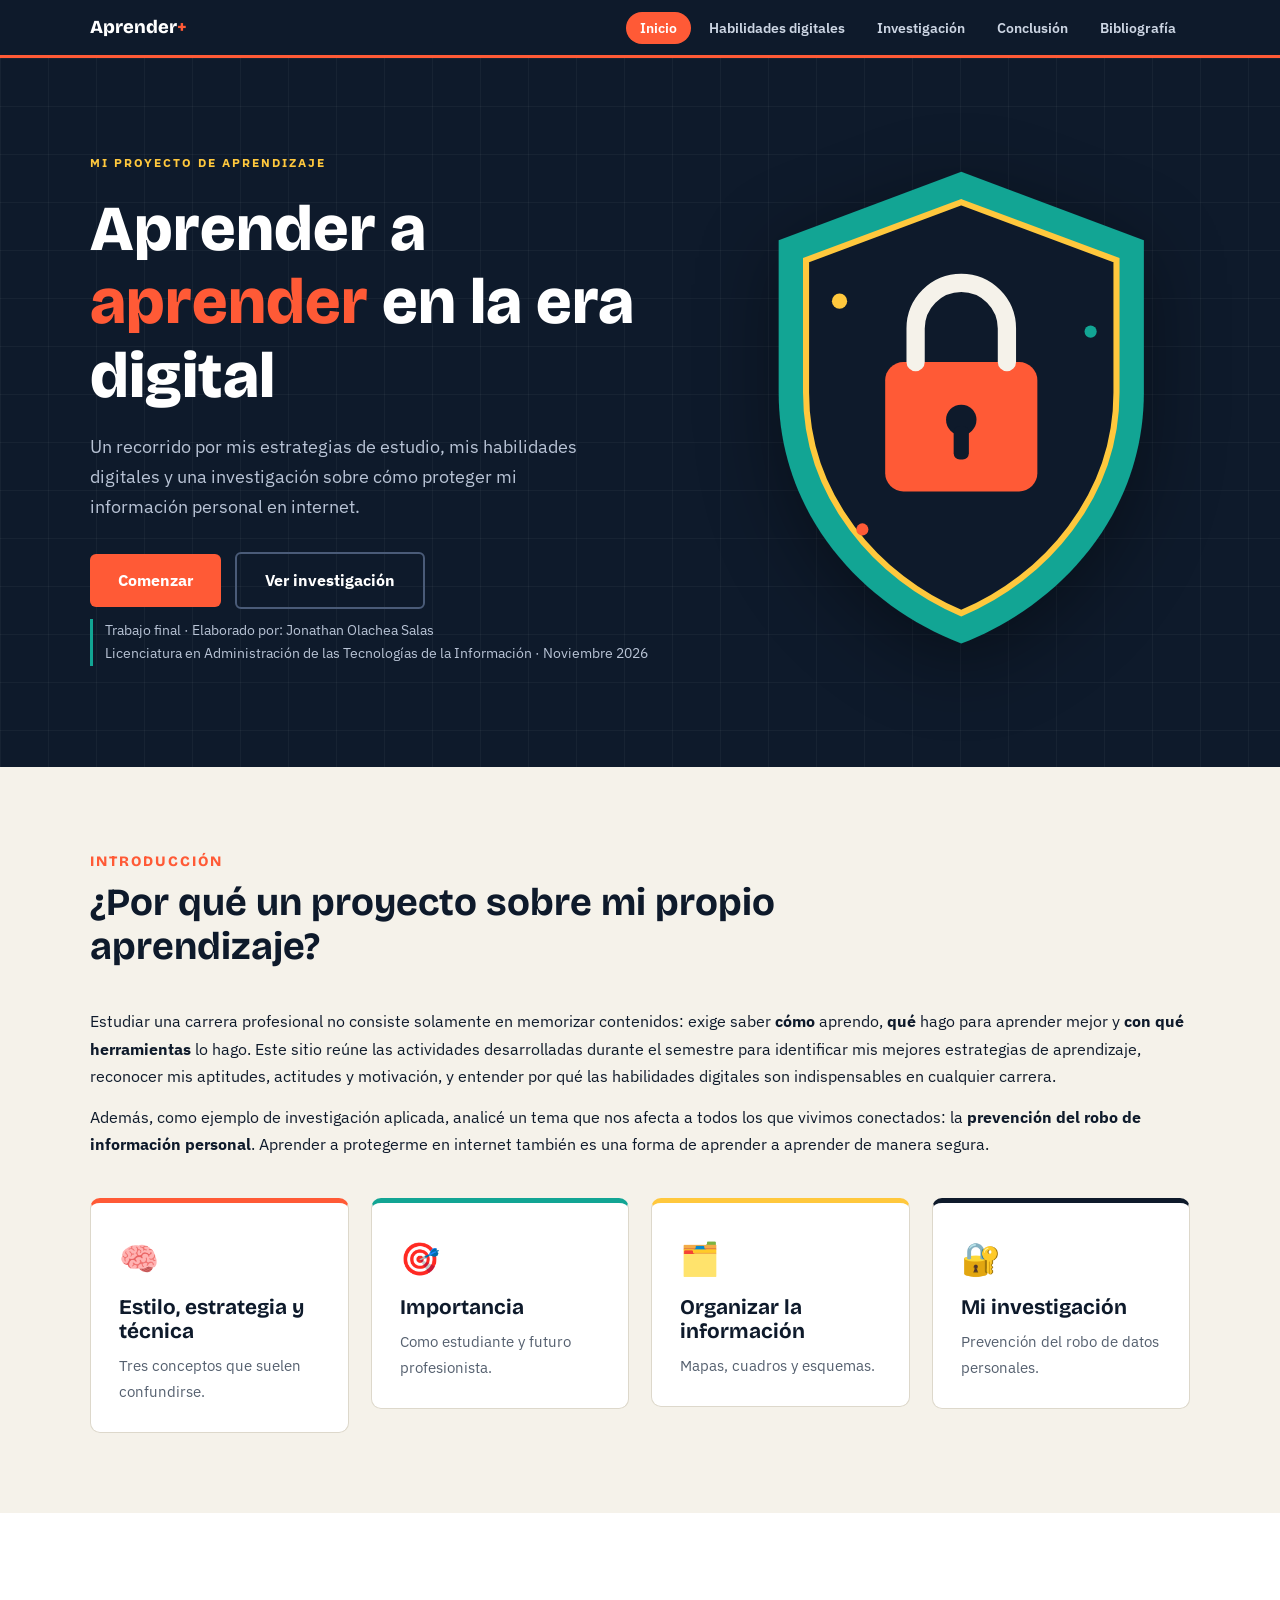
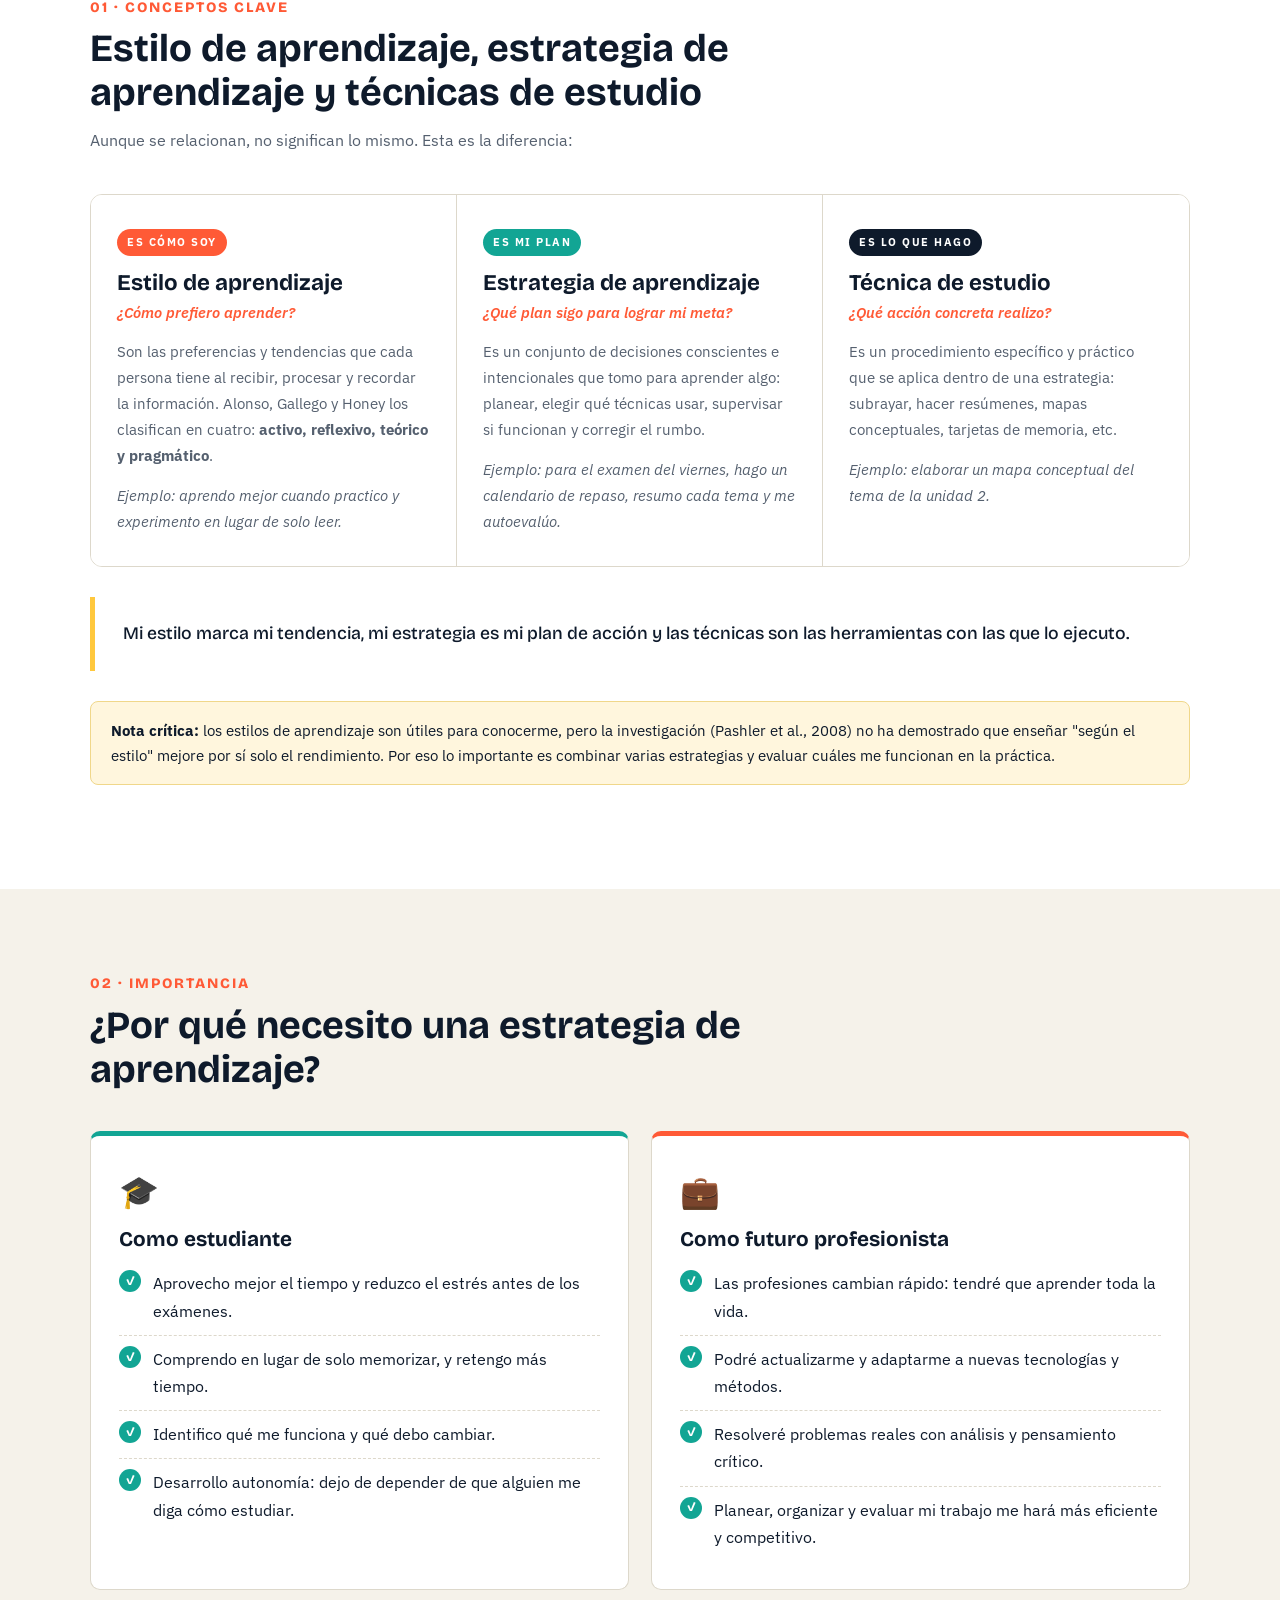
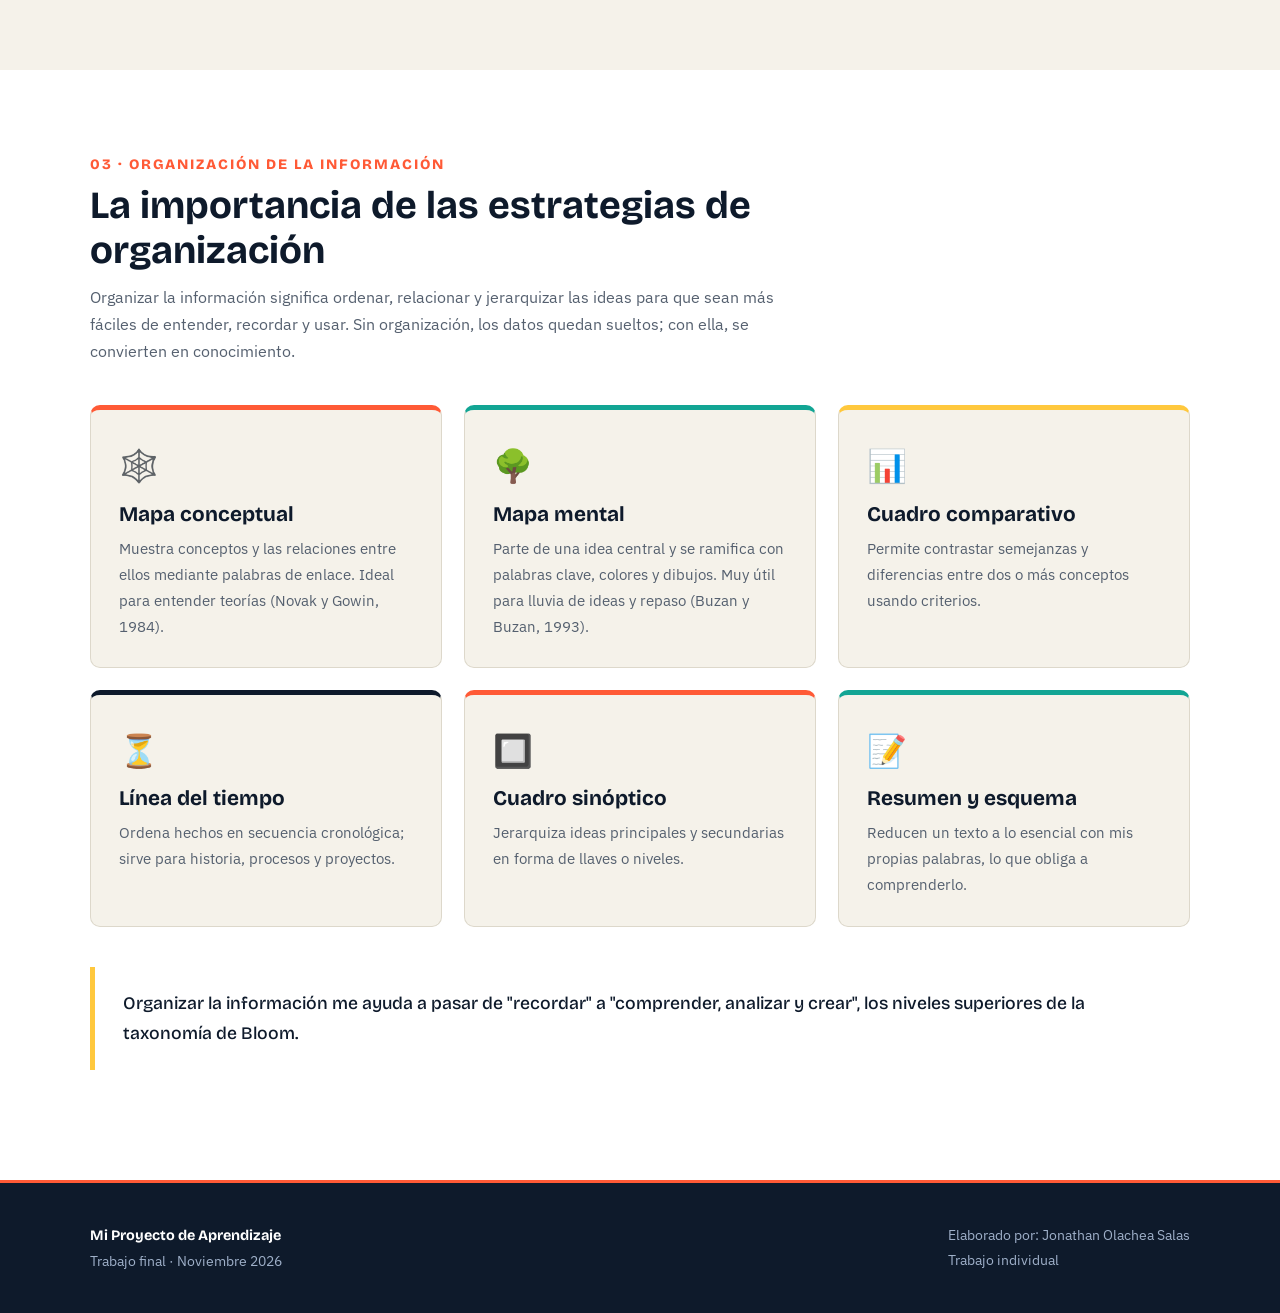
<file: index.html>
<!DOCTYPE html>
<html lang="es">
<head>
  <meta charset="UTF-8">
  <meta name="viewport" content="width=device-width, initial-scale=1.0">
  <title>Inicio | Mi Proyecto de Aprendizaje</title>
  <link href="https://fonts.googleapis.com/css2?family=Bricolage+Grotesque:wght@500;700;800&family=IBM+Plex+Sans:wght@400;500;600&display=swap" rel="stylesheet">
  <link rel="stylesheet" href="style.css">
</head>
<body>

<!-- MENÚ -->
<nav class="menu">
  <div class="contenedor">
    <a href="index.html" class="logo">Aprender<span>+</span></a>
    <ul>
      <li><a class="enlace activo" href="index.html">Inicio</a></li>
      <li><a class="enlace" href="habilidades.html">Habilidades digitales</a></li>
      <li><a class="enlace" href="investigacion.html">Investigación</a></li>
      <li><a class="enlace" href="conclusion.html">Conclusión</a></li>
      <li><a class="enlace" href="bibliografia.html">Bibliografía</a></li>
    </ul>
  </div>
</nav>

<!-- HERO / TÍTULO -->
<header class="hero">
  <div class="contenedor">
    <div>
      <span class="etiqueta">Mi proyecto de aprendizaje</span>
      <h1>Aprender a <em>aprender</em> en la era digital</h1>
      <p class="sub">Un recorrido por mis estrategias de estudio, mis habilidades digitales y una investigación sobre cómo proteger mi información personal en internet.</p>
      <a href="#introduccion" class="boton">Comenzar</a>
      <a href="investigacion.html" class="boton claro">Ver investigación</a>
      <div><span class="autor">Trabajo final · Elaborado por: Jonathan Olachea Salas<br> Licenciatura en Administración de las Tecnologías de la Información · Noviembre 2026</span></div>
    </div>

    <!-- Ilustración SVG: escudo con candado -->
    <div class="hero-img">
      <svg viewBox="0 0 300 340" xmlns="http://www.w3.org/2000/svg" role="img" aria-label="Escudo con candado">
        <path d="M150 15 L270 60 V160 C270 240 215 300 150 325 C85 300 30 240 30 160 V60 Z" fill="#12a594"/>
        <path d="M150 35 L252 73 V160 C252 228 205 282 150 305 C95 282 48 228 48 160 V73 Z" fill="#0e1a2b" stroke="#ffc83d" stroke-width="4"/>
        <rect x="100" y="140" width="100" height="85" rx="12" fill="#ff5a36"/>
        <path d="M120 140 V118 a30 30 0 0 1 60 0 V140" fill="none" stroke="#f5f2ea" stroke-width="12" stroke-linecap="round"/>
        <circle cx="150" cy="178" r="10" fill="#0e1a2b"/>
        <rect x="145" y="182" width="10" height="22" rx="4" fill="#0e1a2b"/>
        <circle cx="70" cy="100" r="5" fill="#ffc83d"/><circle cx="235" cy="120" r="4" fill="#12a594"/>
        <circle cx="85" cy="250" r="4" fill="#ff5a36"/>
      </svg>
    </div>
  </div>
</header>

<!-- INTRODUCCIÓN -->
<section id="introduccion">
  <div class="contenedor">
    <div class="titulo-seccion">
      <span class="num">INTRODUCCIÓN</span>
      <h2>¿Por qué un proyecto sobre mi propio aprendizaje?</h2>
    </div>
    <p>Estudiar una carrera profesional no consiste solamente en memorizar contenidos: exige saber <strong>cómo</strong> aprendo, <strong>qué</strong> hago para aprender mejor y <strong>con qué herramientas</strong> lo hago. Este sitio reúne las actividades desarrolladas durante el semestre para identificar mis mejores estrategias de aprendizaje, reconocer mis aptitudes, actitudes y motivación, y entender por qué las habilidades digitales son indispensables en cualquier carrera.</p>
    <p>Además, como ejemplo de investigación aplicada, analicé un tema que nos afecta a todos los que vivimos conectados: la <strong>prevención del robo de información personal</strong>. Aprender a protegerme en internet también es una forma de aprender a aprender de manera segura.</p>

    <div class="rejilla col-4" style="margin-top:40px;">
      <a href="#diferencias" style="text-decoration:none;"><div class="tarjeta"><div class="icono">🧠</div><h3>Estilo, estrategia y técnica</h3><p>Tres conceptos que suelen confundirse.</p></div></a>
      <a href="#importancia" style="text-decoration:none;"><div class="tarjeta t2"><div class="icono">🎯</div><h3>Importancia</h3><p>Como estudiante y futuro profesionista.</p></div></a>
      <a href="#organizacion" style="text-decoration:none;"><div class="tarjeta t3"><div class="icono">🗂️</div><h3>Organizar la información</h3><p>Mapas, cuadros y esquemas.</p></div></a>
      <a href="investigacion.html" style="text-decoration:none;"><div class="tarjeta t4"><div class="icono">🔐</div><h3>Mi investigación</h3><p>Prevención del robo de datos personales.</p></div></a>
    </div>
  </div>
</section>

<!-- DIFERENCIAS -->
<section class="alterna" id="diferencias">
  <div class="contenedor">
    <div class="titulo-seccion">
      <span class="num">01 · CONCEPTOS CLAVE</span>
      <h2>Estilo de aprendizaje, estrategia de aprendizaje y técnicas de estudio</h2>
      <p>Aunque se relacionan, no significan lo mismo. Esta es la diferencia:</p>
    </div>

    <div class="versus">
      <div>
        <span class="tag">Es cómo soy</span>
        <h3>Estilo de aprendizaje</h3>
        <p class="pregunta">¿Cómo prefiero aprender?</p>
        <p>Son las preferencias y tendencias que cada persona tiene al recibir, procesar y recordar la información. Alonso, Gallego y Honey los clasifican en cuatro: <strong>activo, reflexivo, teórico y pragmático</strong>.</p>
        <p><em>Ejemplo: aprendo mejor cuando practico y experimento en lugar de solo leer.</em></p>
      </div>
      <div>
        <span class="tag">Es mi plan</span>
        <h3>Estrategia de aprendizaje</h3>
        <p class="pregunta">¿Qué plan sigo para lograr mi meta?</p>
        <p>Es un conjunto de decisiones conscientes e intencionales que tomo para aprender algo: planear, elegir qué técnicas usar, supervisar si funcionan y corregir el rumbo.</p>
        <p><em>Ejemplo: para el examen del viernes, hago un calendario de repaso, resumo cada tema y me autoevalúo.</em></p>
      </div>
      <div>
        <span class="tag">Es lo que hago</span>
        <h3>Técnica de estudio</h3>
        <p class="pregunta">¿Qué acción concreta realizo?</p>
        <p>Es un procedimiento específico y práctico que se aplica dentro de una estrategia: subrayar, hacer resúmenes, mapas conceptuales, tarjetas de memoria, etc.</p>
        <p><em>Ejemplo: elaborar un mapa conceptual del tema de la unidad 2.</em></p>
      </div>
    </div>

    <p class="cita">Mi estilo marca mi tendencia, mi estrategia es mi plan de acción y las técnicas son las herramientas con las que lo ejecuto.</p>

    <div class="aviso">
      <strong>Nota crítica:</strong> los estilos de aprendizaje son útiles para conocerme, pero la investigación (Pashler et al., 2008) no ha demostrado que enseñar "según el estilo" mejore por sí solo el rendimiento. Por eso lo importante es combinar varias estrategias y evaluar cuáles me funcionan en la práctica.
    </div>
  </div>
</section>

<!-- IMPORTANCIA -->
<section id="importancia">
  <div class="contenedor">
    <div class="titulo-seccion">
      <span class="num">02 · IMPORTANCIA</span>
      <h2>¿Por qué necesito una estrategia de aprendizaje?</h2>
    </div>

    <div class="rejilla col-2">
      <div class="tarjeta t2">
        <div class="icono">🎓</div>
        <h3>Como estudiante</h3>
        <ul class="lista">
          <li>Aprovecho mejor el tiempo y reduzco el estrés antes de los exámenes.</li>
          <li>Comprendo en lugar de solo memorizar, y retengo más tiempo.</li>
          <li>Identifico qué me funciona y qué debo cambiar.</li>
          <li>Desarrollo autonomía: dejo de depender de que alguien me diga cómo estudiar.</li>
        </ul>
      </div>
      <div class="tarjeta">
        <div class="icono">💼</div>
        <h3>Como futuro profesionista</h3>
        <ul class="lista">
          <li>Las profesiones cambian rápido: tendré que aprender toda la vida.</li>
          <li>Podré actualizarme y adaptarme a nuevas tecnologías y métodos.</li>
          <li>Resolveré problemas reales con análisis y pensamiento crítico.</li>
          <li>Planear, organizar y evaluar mi trabajo me hará más eficiente y competitivo.</li>
        </ul>
      </div>
    </div>
  </div>
</section>

<!-- ORGANIZACIÓN -->
<section class="alterna" id="organizacion">
  <div class="contenedor">
    <div class="titulo-seccion">
      <span class="num">03 · ORGANIZACIÓN DE LA INFORMACIÓN</span>
      <h2>La importancia de las estrategias de organización</h2>
      <p>Organizar la información significa ordenar, relacionar y jerarquizar las ideas para que sean más fáciles de entender, recordar y usar. Sin organización, los datos quedan sueltos; con ella, se convierten en conocimiento.</p>
    </div>

    <div class="rejilla col-3">
      <div class="tarjeta">
        <div class="icono">🕸️</div>
        <h3>Mapa conceptual</h3>
        <p>Muestra conceptos y las relaciones entre ellos mediante palabras de enlace. Ideal para entender teorías (Novak y Gowin, 1984).</p>
      </div>
      <div class="tarjeta t2">
        <div class="icono">🌳</div>
        <h3>Mapa mental</h3>
        <p>Parte de una idea central y se ramifica con palabras clave, colores y dibujos. Muy útil para lluvia de ideas y repaso (Buzan y Buzan, 1993).</p>
      </div>
      <div class="tarjeta t3">
        <div class="icono">📊</div>
        <h3>Cuadro comparativo</h3>
        <p>Permite contrastar semejanzas y diferencias entre dos o más conceptos usando criterios.</p>
      </div>
      <div class="tarjeta t4">
        <div class="icono">⏳</div>
        <h3>Línea del tiempo</h3>
        <p>Ordena hechos en secuencia cronológica; sirve para historia, procesos y proyectos.</p>
      </div>
      <div class="tarjeta">
        <div class="icono">🔲</div>
        <h3>Cuadro sinóptico</h3>
        <p>Jerarquiza ideas principales y secundarias en forma de llaves o niveles.</p>
      </div>
      <div class="tarjeta t2">
        <div class="icono">📝</div>
        <h3>Resumen y esquema</h3>
        <p>Reducen un texto a lo esencial con mis propias palabras, lo que obliga a comprenderlo.</p>
      </div>
    </div>

    <p class="cita" style="margin-top:40px;">Organizar la información me ayuda a pasar de "recordar" a "comprender, analizar y crear", los niveles superiores de la taxonomía de Bloom.</p>
  </div>
</section>

<footer>
  <div class="contenedor">
    <div><strong>Mi Proyecto de Aprendizaje</strong><br>Trabajo final · Noviembre 2026</div>
    <div>Elaborado por: Jonathan Olachea Salas<br>Trabajo individual</div>
  </div>
</footer>

</body>
</html>
</file>
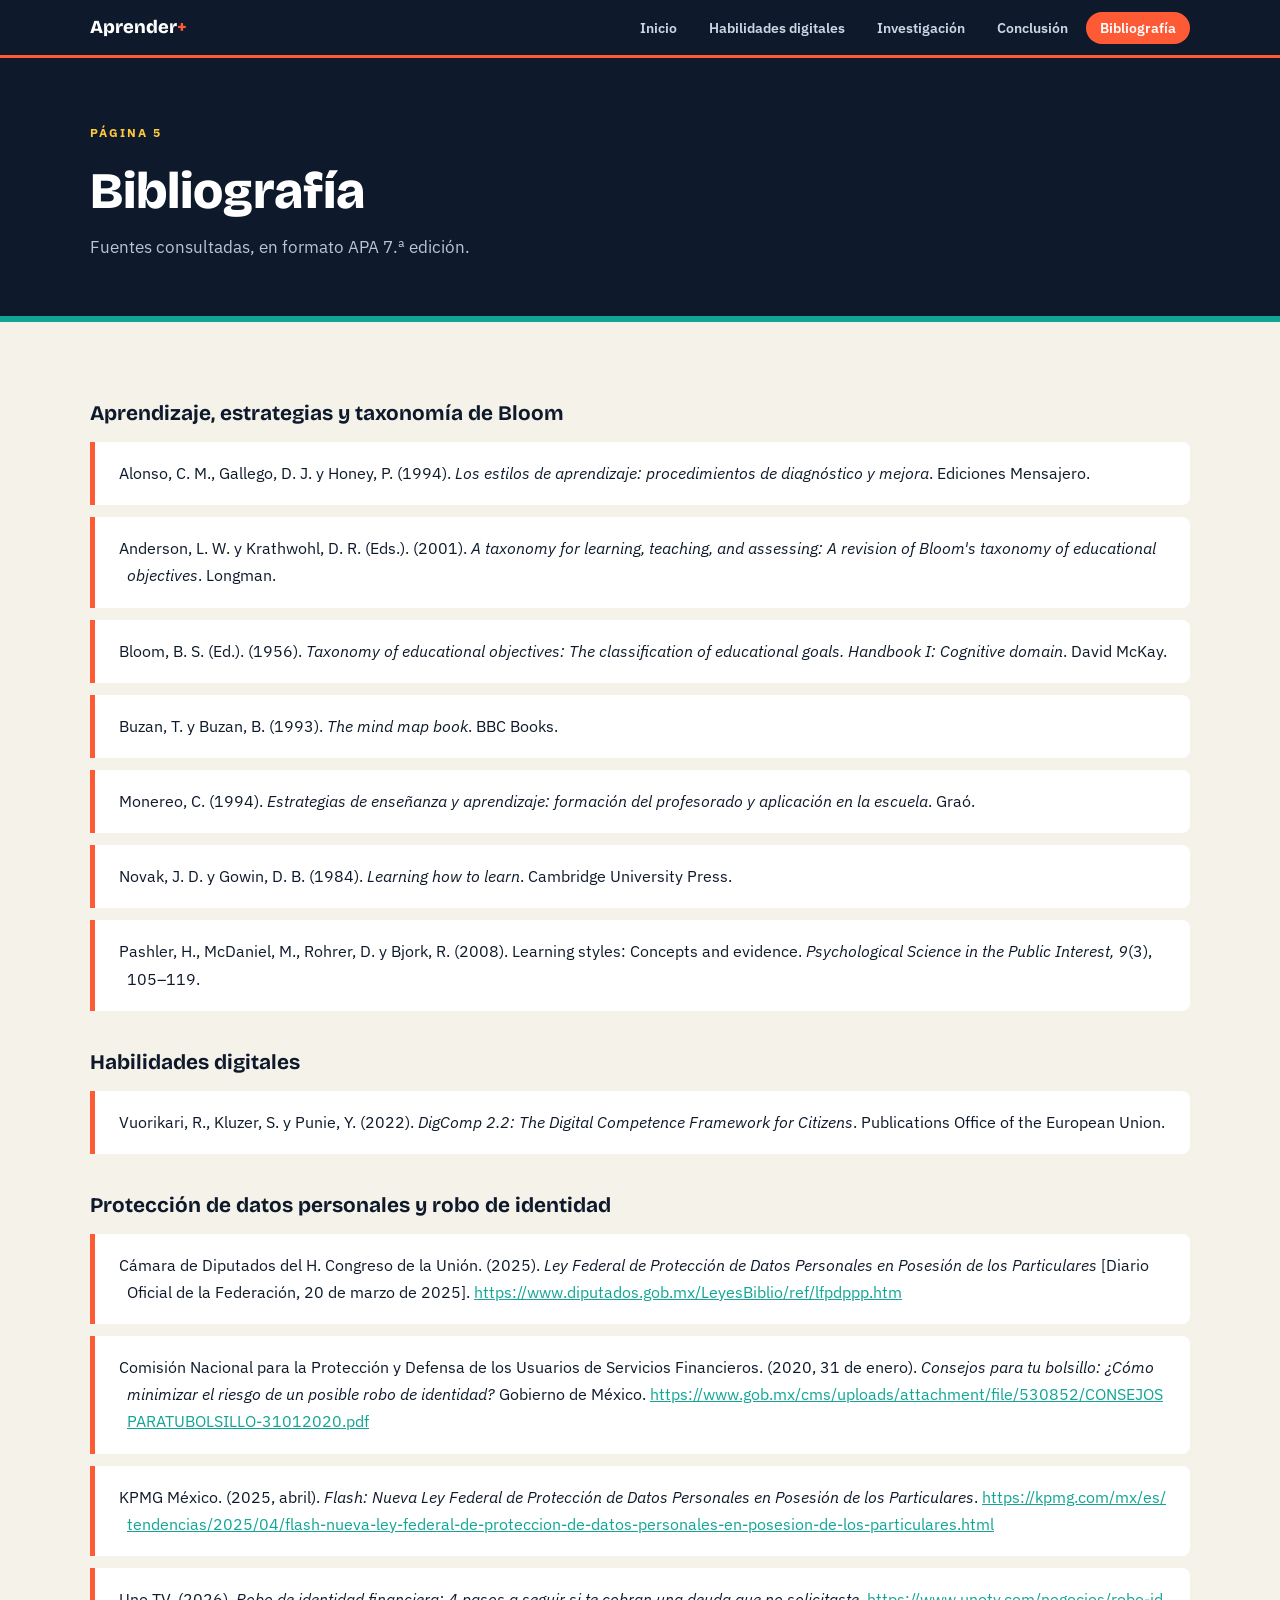
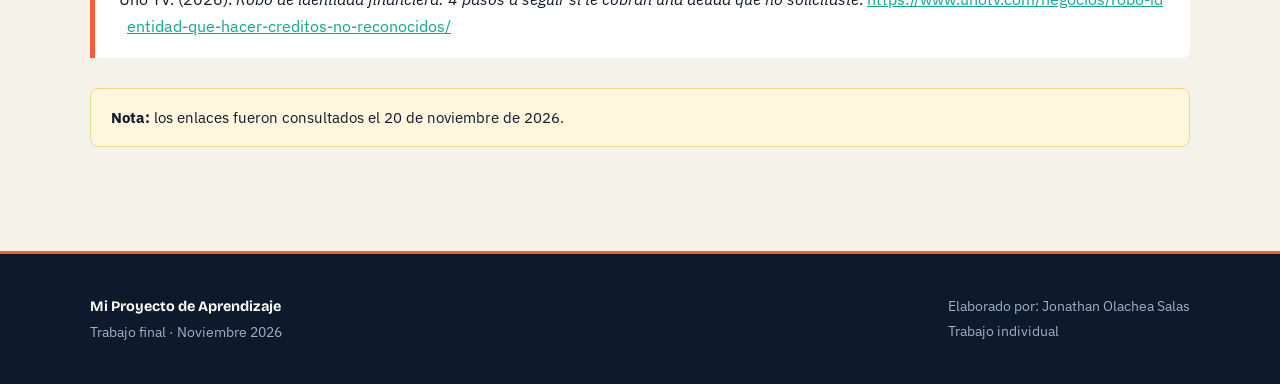
<file: bibliografia.html>
<!DOCTYPE html>
<html lang="es">
<head>
  <meta charset="UTF-8">
  <meta name="viewport" content="width=device-width, initial-scale=1.0">
  <title>Bibliografía | Mi Proyecto de Aprendizaje</title>
  <link href="https://fonts.googleapis.com/css2?family=Bricolage+Grotesque:wght@500;700;800&family=IBM+Plex+Sans:wght@400;500;600&display=swap" rel="stylesheet">
  <link rel="stylesheet" href="style.css">
</head>
<body>

<nav class="menu">
  <div class="contenedor">
    <a href="index.html" class="logo">Aprender<span>+</span></a>
    <ul>
      <li><a class="enlace" href="index.html">Inicio</a></li>
      <li><a class="enlace" href="habilidades.html">Habilidades digitales</a></li>
      <li><a class="enlace" href="investigacion.html">Investigación</a></li>
      <li><a class="enlace" href="conclusion.html">Conclusión</a></li>
      <li><a class="enlace activo" href="bibliografia.html">Bibliografía</a></li>
    </ul>
  </div>
</nav>

<header class="cabecera">
  <div class="contenedor">
    <span class="etiqueta">Página 5</span>
    <h1>Bibliografía</h1>
    <p>Fuentes consultadas, en formato APA 7.ª edición.</p>
  </div>
</header>

<section>
  <div class="contenedor">

    <h3 style="font-size:1.3rem;margin-bottom:16px;">Aprendizaje, estrategias y taxonomía de Bloom</h3>
    <ul class="biblio">
      <li>Alonso, C. M., Gallego, D. J. y Honey, P. (1994). <em>Los estilos de aprendizaje: procedimientos de diagnóstico y mejora</em>. Ediciones Mensajero.</li>
      <li>Anderson, L. W. y Krathwohl, D. R. (Eds.). (2001). <em>A taxonomy for learning, teaching, and assessing: A revision of Bloom's taxonomy of educational objectives</em>. Longman.</li>
      <li>Bloom, B. S. (Ed.). (1956). <em>Taxonomy of educational objectives: The classification of educational goals. Handbook I: Cognitive domain</em>. David McKay.</li>
      <li>Buzan, T. y Buzan, B. (1993). <em>The mind map book</em>. BBC Books.</li>
      <li>Monereo, C. (1994). <em>Estrategias de enseñanza y aprendizaje: formación del profesorado y aplicación en la escuela</em>. Graó.</li>
      <li>Novak, J. D. y Gowin, D. B. (1984). <em>Learning how to learn</em>. Cambridge University Press.</li>
      <li>Pashler, H., McDaniel, M., Rohrer, D. y Bjork, R. (2008). Learning styles: Concepts and evidence. <em>Psychological Science in the Public Interest, 9</em>(3), 105–119.</li>
    </ul>

    <h3 style="font-size:1.3rem;margin:40px 0 16px;">Habilidades digitales</h3>
    <ul class="biblio">
      <li>Vuorikari, R., Kluzer, S. y Punie, Y. (2022). <em>DigComp 2.2: The Digital Competence Framework for Citizens</em>. Publications Office of the European Union.</li>
    </ul>

    <h3 style="font-size:1.3rem;margin:40px 0 16px;">Protección de datos personales y robo de identidad</h3>
    <ul class="biblio">
      <li>Cámara de Diputados del H. Congreso de la Unión. (2025). <em>Ley Federal de Protección de Datos Personales en Posesión de los Particulares</em> [Diario Oficial de la Federación, 20 de marzo de 2025]. <a href="https://www.diputados.gob.mx/LeyesBiblio/ref/lfpdppp.htm" target="_blank" rel="noopener">https://www.diputados.gob.mx/LeyesBiblio/ref/lfpdppp.htm</a></li>
      <li>Comisión Nacional para la Protección y Defensa de los Usuarios de Servicios Financieros. (2020, 31 de enero). <em>Consejos para tu bolsillo: ¿Cómo minimizar el riesgo de un posible robo de identidad?</em> Gobierno de México. <a href="https://www.gob.mx/cms/uploads/attachment/file/530852/CONSEJOSPARATUBOLSILLO-31012020.pdf" target="_blank" rel="noopener">https://www.gob.mx/cms/uploads/attachment/file/530852/CONSEJOSPARATUBOLSILLO-31012020.pdf</a></li>
      <li>KPMG México. (2025, abril). <em>Flash: Nueva Ley Federal de Protección de Datos Personales en Posesión de los Particulares</em>. <a href="https://kpmg.com/mx/es/tendencias/2025/04/flash-nueva-ley-federal-de-proteccion-de-datos-personales-en-posesion-de-los-particulares.html" target="_blank" rel="noopener">https://kpmg.com/mx/es/tendencias/2025/04/flash-nueva-ley-federal-de-proteccion-de-datos-personales-en-posesion-de-los-particulares.html</a></li>
      <li>Uno TV. (2026). <em>Robo de identidad financiera: 4 pasos a seguir si te cobran una deuda que no solicitaste</em>. <a href="https://www.unotv.com/negocios/robo-identidad-que-hacer-creditos-no-reconocidos/" target="_blank" rel="noopener">https://www.unotv.com/negocios/robo-identidad-que-hacer-creditos-no-reconocidos/</a></li>
    </ul>

    <div class="aviso" style="margin-top:30px;">
      <strong>Nota:</strong> los enlaces fueron consultados el 20 de noviembre de 2026.
    </div>
  </div>
</section>

<footer>
  <div class="contenedor">
    <div><strong>Mi Proyecto de Aprendizaje</strong><br>Trabajo final · Noviembre 2026</div>
    <div>Elaborado por: Jonathan Olachea Salas<br>Trabajo individual</div>
  </div>
</footer>
</body>
</html>
</file>
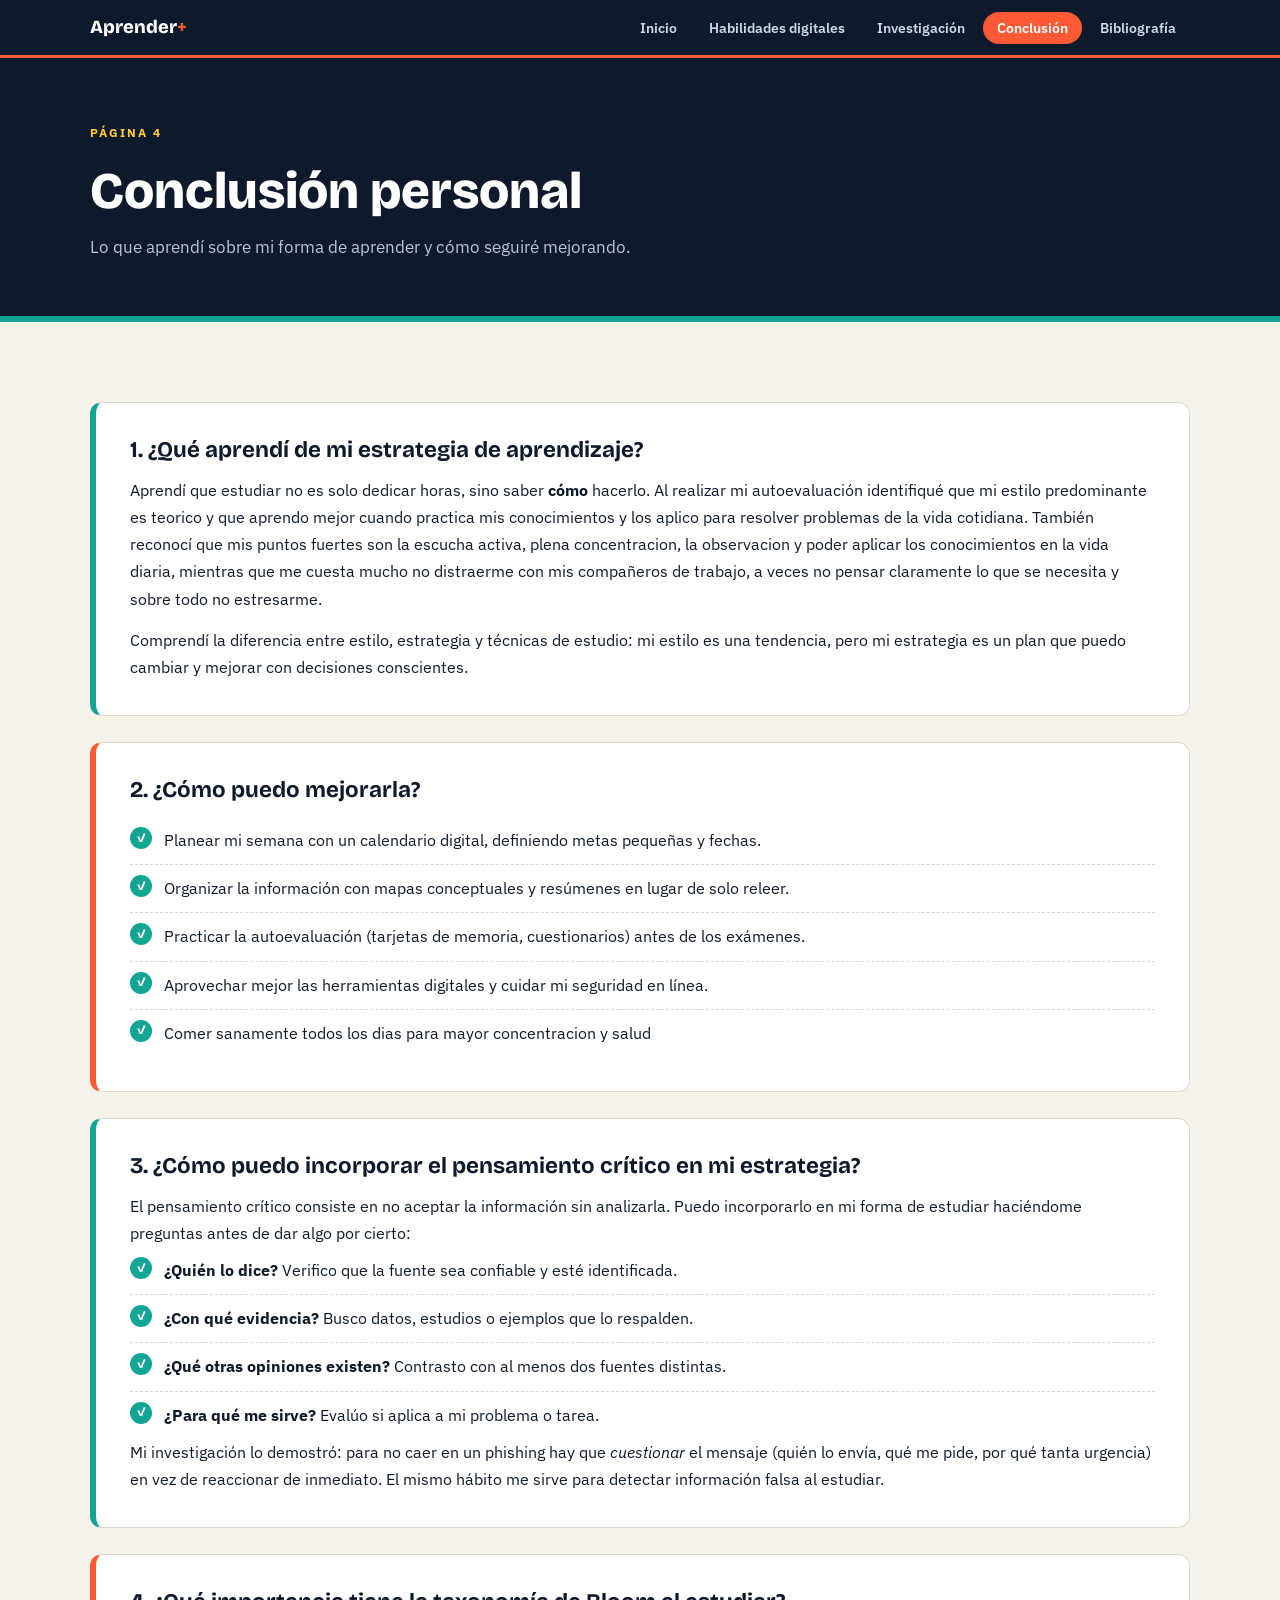
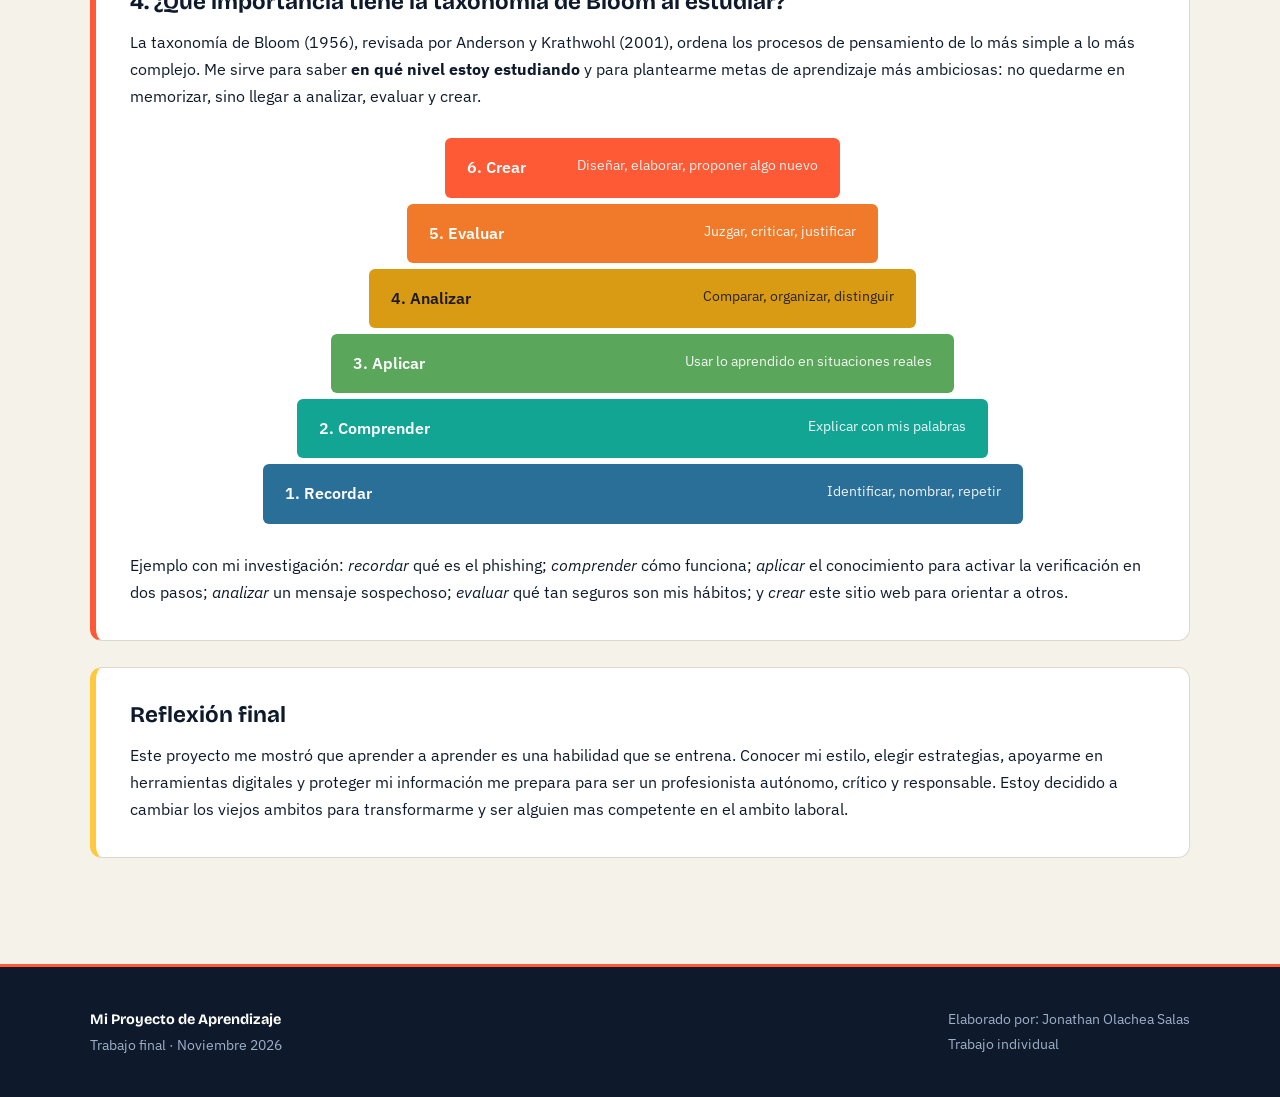
<file: conclusion.html>
<!DOCTYPE html>
<html lang="es">
<head>
  <meta charset="UTF-8">
  <meta name="viewport" content="width=device-width, initial-scale=1.0">
  <title>Conclusión personal | Mi Proyecto de Aprendizaje</title>
  <link href="https://fonts.googleapis.com/css2?family=Bricolage+Grotesque:wght@500;700;800&family=IBM+Plex+Sans:wght@400;500;600&display=swap" rel="stylesheet">
  <link rel="stylesheet" href="style.css">
</head>
<body>

<nav class="menu">
  <div class="contenedor">
    <a href="index.html" class="logo">Aprender<span>+</span></a>
    <ul>
      <li><a class="enlace" href="index.html">Inicio</a></li>
      <li><a class="enlace" href="habilidades.html">Habilidades digitales</a></li>
      <li><a class="enlace" href="investigacion.html">Investigación</a></li>
      <li><a class="enlace activo" href="conclusion.html">Conclusión</a></li>
      <li><a class="enlace" href="bibliografia.html">Bibliografía</a></li>
    </ul>
  </div>
</nav>

<header class="cabecera">
  <div class="contenedor">
    <span class="etiqueta">Página 4</span>
    <h1>Conclusión personal</h1>
    <p>Lo que aprendí sobre mi forma de aprender y cómo seguiré mejorando.</p>
  </div>
</header>

<section>
  <div class="contenedor">

  

    <div class="pregunta-caja">
      <h3>1. ¿Qué aprendí de mi estrategia de aprendizaje?</h3>
      <p>Aprendí que estudiar no es solo dedicar horas, sino saber <strong>cómo</strong> hacerlo. Al realizar mi autoevaluación identifiqué que mi estilo predominante es teorico y que aprendo mejor cuando practica mis conocimientos y los aplico para resolver problemas de la vida cotidiana. También reconocí que mis puntos fuertes son la escucha activa, plena concentracion, la observacion y poder aplicar los conocimientos en la vida diaria, mientras que me cuesta mucho no distraerme con mis compañeros de trabajo, a veces no pensar claramente lo que se necesita y sobre todo no estresarme.</p>
      <p>Comprendí la diferencia entre estilo, estrategia y técnicas de estudio: mi estilo es una tendencia, pero mi estrategia es un plan que puedo cambiar y mejorar con decisiones conscientes.</p>
    </div>

    <div class="pregunta-caja">
      <h3>2. ¿Cómo puedo mejorarla?</h3>
      <ul class="lista">
        <li>Planear mi semana con un calendario digital, definiendo metas pequeñas y fechas.</li>
        <li>Organizar la información con mapas conceptuales y resúmenes en lugar de solo releer.</li>
        <li>Practicar la autoevaluación (tarjetas de memoria, cuestionarios) antes de los exámenes.</li>
        <li>Aprovechar mejor las herramientas digitales y cuidar mi seguridad en línea.</li>
        <li>Comer sanamente todos los dias para mayor concentracion y salud</li>
      </ul>
    </div>

    <div class="pregunta-caja">
      <h3>3. ¿Cómo puedo incorporar el pensamiento crítico en mi estrategia?</h3>
      <p>El pensamiento crítico consiste en no aceptar la información sin analizarla. Puedo incorporarlo en mi forma de estudiar haciéndome preguntas antes de dar algo por cierto:</p>
      <ul class="lista">
        <li><strong>¿Quién lo dice?</strong> Verifico que la fuente sea confiable y esté identificada.</li>
        <li><strong>¿Con qué evidencia?</strong> Busco datos, estudios o ejemplos que lo respalden.</li>
        <li><strong>¿Qué otras opiniones existen?</strong> Contrasto con al menos dos fuentes distintas.</li>
        <li><strong>¿Para qué me sirve?</strong> Evalúo si aplica a mi problema o tarea.</li>
      </ul>
      <p>Mi investigación lo demostró: para no caer en un phishing hay que <em>cuestionar</em> el mensaje (quién lo envía, qué me pide, por qué tanta urgencia) en vez de reaccionar de inmediato. El mismo hábito me sirve para detectar información falsa al estudiar.</p>
    </div>

    <div class="pregunta-caja">
      <h3>4. ¿Qué importancia tiene la taxonomía de Bloom al estudiar?</h3>
      <p>La taxonomía de Bloom (1956), revisada por Anderson y Krathwohl (2001), ordena los procesos de pensamiento de lo más simple a lo más complejo. Me sirve para saber <strong>en qué nivel estoy estudiando</strong> y para plantearme metas de aprendizaje más ambiciosas: no quedarme en memorizar, sino llegar a analizar, evaluar y crear.</p>

      <div class="bloom" style="margin-top:28px;">
        <div class="b6">6. Crear <span>Diseñar, elaborar, proponer algo nuevo</span></div>
        <div class="b5">5. Evaluar <span>Juzgar, criticar, justificar</span></div>
        <div class="b4">4. Analizar <span>Comparar, organizar, distinguir</span></div>
        <div class="b3">3. Aplicar <span>Usar lo aprendido en situaciones reales</span></div>
        <div class="b2">2. Comprender <span>Explicar con mis palabras</span></div>
        <div class="b1">1. Recordar <span>Identificar, nombrar, repetir</span></div>
      </div>

      <p style="margin-top:28px;">Ejemplo con mi investigación: <em>recordar</em> qué es el phishing; <em>comprender</em> cómo funciona; <em>aplicar</em> el conocimiento para activar la verificación en dos pasos; <em>analizar</em> un mensaje sospechoso; <em>evaluar</em> qué tan seguros son mis hábitos; y <em>crear</em> este sitio web para orientar a otros.</p>
    </div>

    <div class="pregunta-caja" style="border-left-color:var(--sol);">
      <h3>Reflexión final</h3>
      <p>Este proyecto me mostró que aprender a aprender es una habilidad que se entrena. Conocer mi estilo, elegir estrategias, apoyarme en herramientas digitales y proteger mi información me prepara para ser un profesionista autónomo, crítico y responsable. Estoy decidido a cambiar los viejos ambitos para transformarme y ser alguien mas competente en el ambito laboral.</p>
    </div>

  </div>
</section>

<footer>
  <div class="contenedor">
    <div><strong>Mi Proyecto de Aprendizaje</strong><br>Trabajo final · Noviembre 2026</div>
    <div>Elaborado por: Jonathan Olachea Salas<br>Trabajo individual</div>
  </div>
</footer>
</body>
</html>
</file>
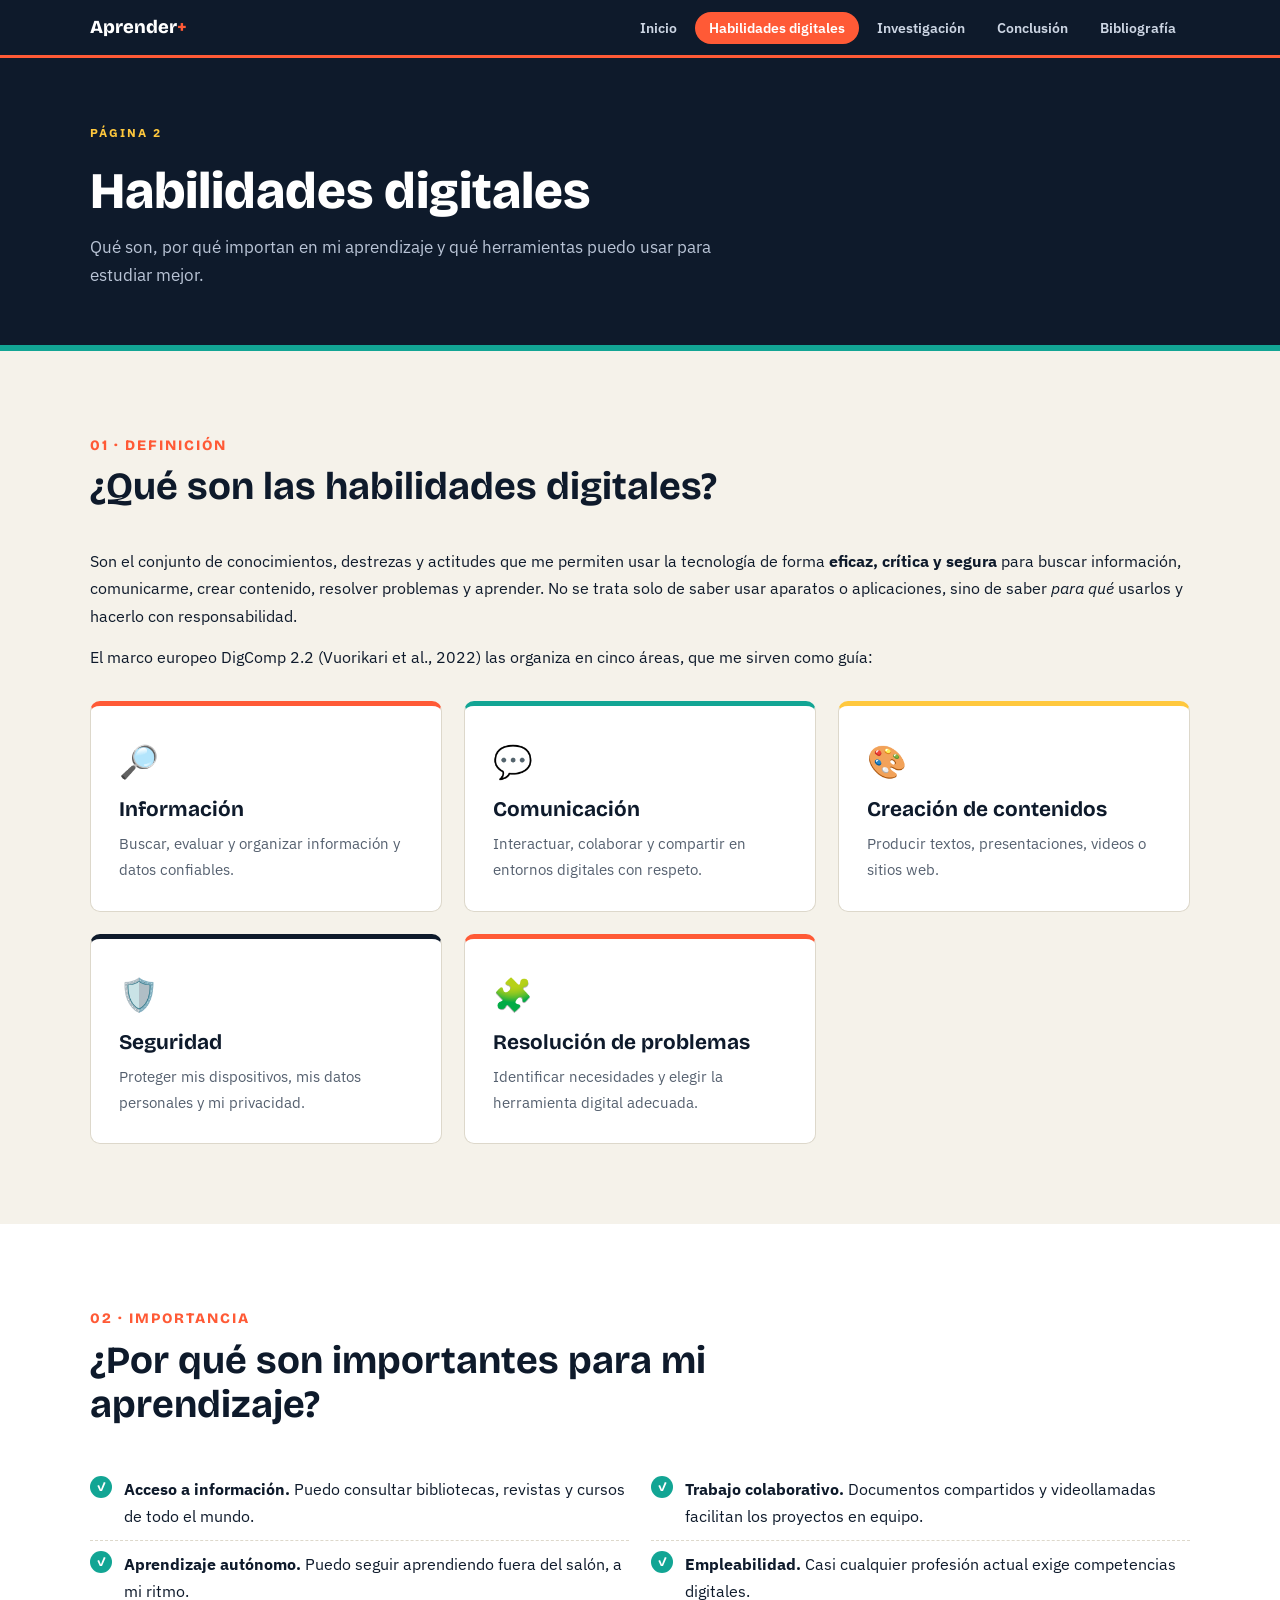
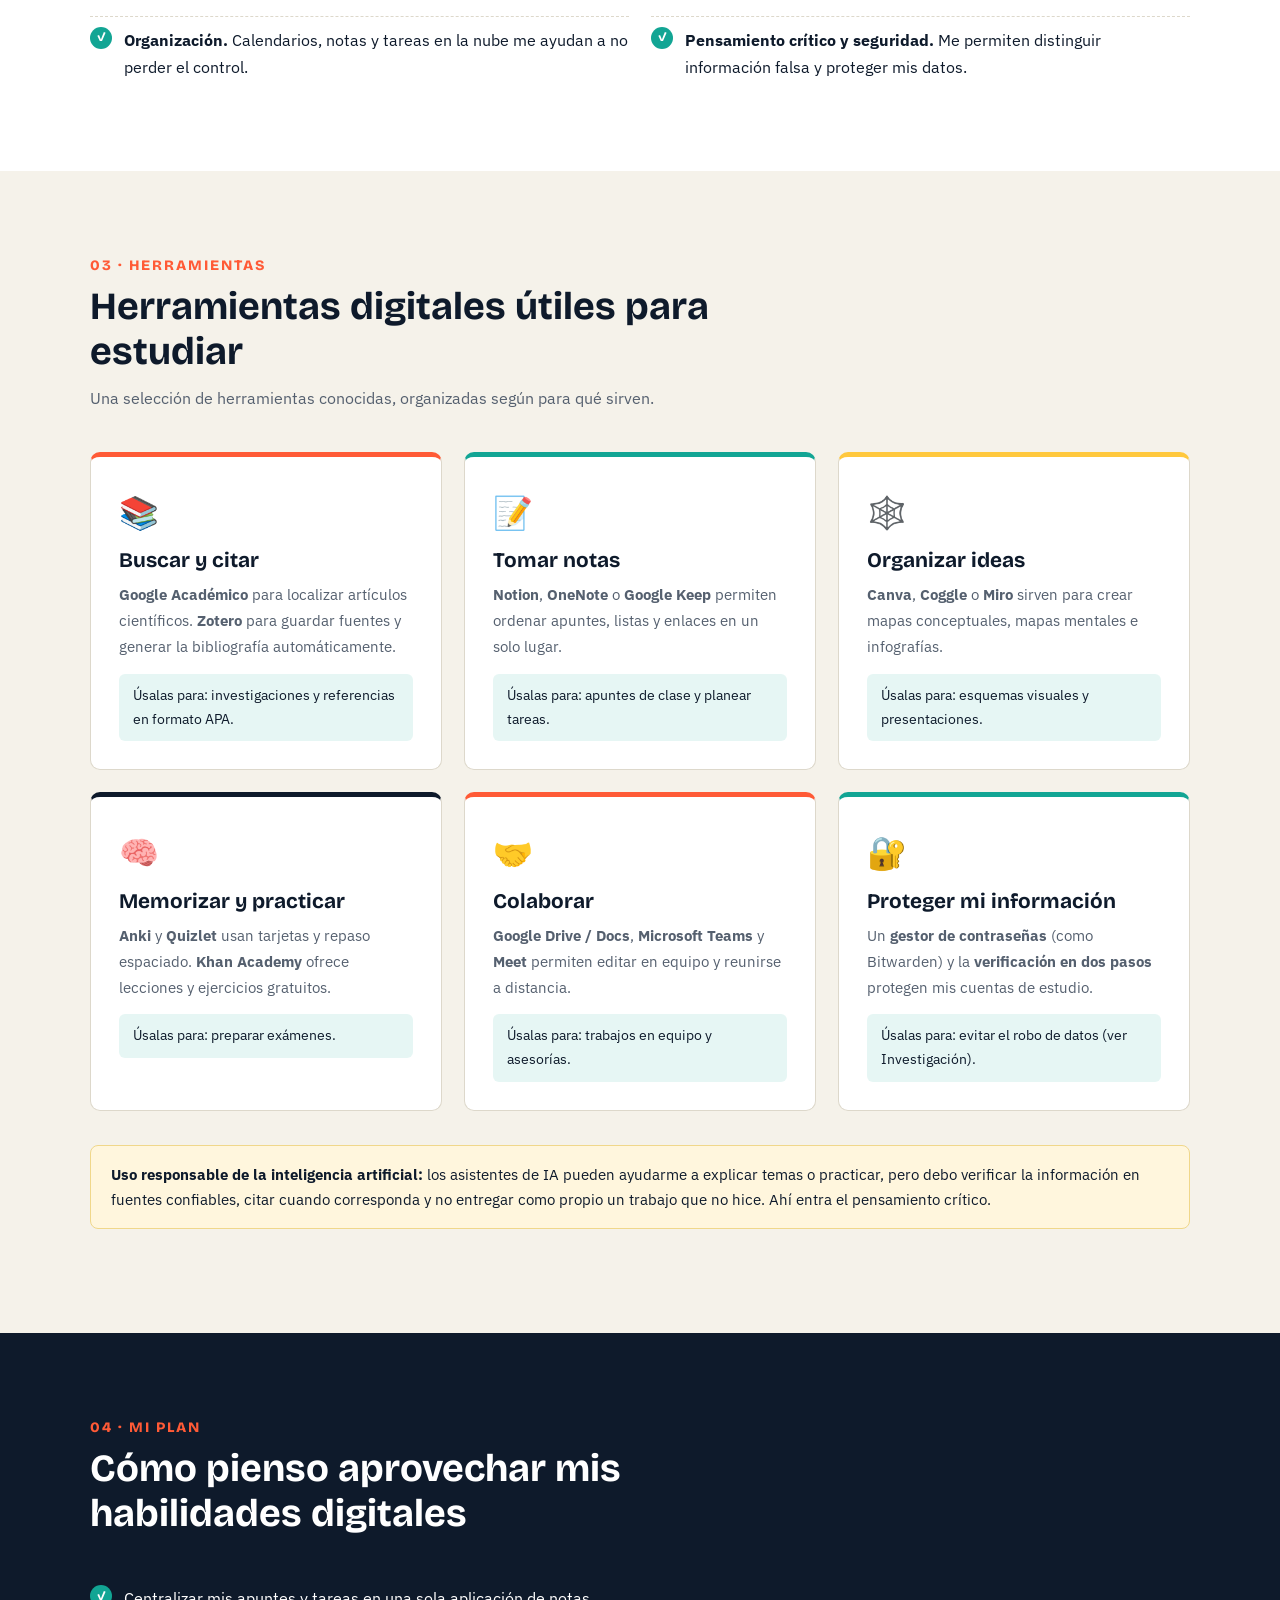
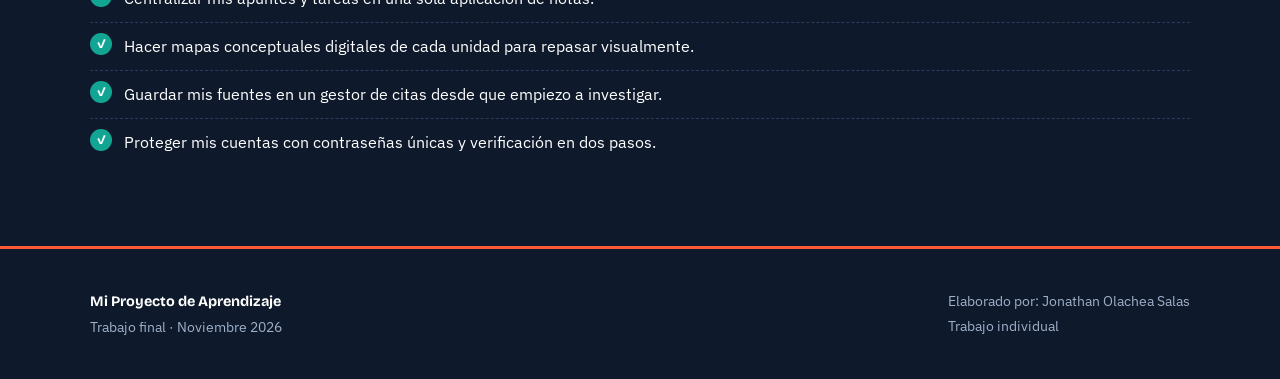
<file: habilidades.html>
<!DOCTYPE html>
<html lang="es">
<head>
  <meta charset="UTF-8">
  <meta name="viewport" content="width=device-width, initial-scale=1.0">
  <title>Habilidades digitales | Mi Proyecto de Aprendizaje</title>
  <link href="https://fonts.googleapis.com/css2?family=Bricolage+Grotesque:wght@500;700;800&family=IBM+Plex+Sans:wght@400;500;600&display=swap" rel="stylesheet">
  <link rel="stylesheet" href="style.css">
</head>
<body>

<nav class="menu">
  <div class="contenedor">
    <a href="index.html" class="logo">Aprender<span>+</span></a>
    <ul>
      <li><a class="enlace" href="index.html">Inicio</a></li>
      <li><a class="enlace activo" href="habilidades.html">Habilidades digitales</a></li>
      <li><a class="enlace" href="investigacion.html">Investigación</a></li>
      <li><a class="enlace" href="conclusion.html">Conclusión</a></li>
      <li><a class="enlace" href="bibliografia.html">Bibliografía</a></li>
    </ul>
  </div>
</nav>

<header class="cabecera">
  <div class="contenedor">
    <span class="etiqueta">Página 2</span>
    <h1>Habilidades digitales</h1>
    <p>Qué son, por qué importan en mi aprendizaje y qué herramientas puedo usar para estudiar mejor.</p>
  </div>
</header>

<section>
  <div class="contenedor">
    <div class="titulo-seccion">
      <span class="num">01 · DEFINICIÓN</span>
      <h2>¿Qué son las habilidades digitales?</h2>
    </div>
    <p>Son el conjunto de conocimientos, destrezas y actitudes que me permiten usar la tecnología de forma <strong>eficaz, crítica y segura</strong> para buscar información, comunicarme, crear contenido, resolver problemas y aprender. No se trata solo de saber usar aparatos o aplicaciones, sino de saber <em>para qué</em> usarlos y hacerlo con responsabilidad.</p>
    <p>El marco europeo DigComp 2.2 (Vuorikari et al., 2022) las organiza en cinco áreas, que me sirven como guía:</p>

    <div class="rejilla col-3" style="margin-top:30px;">
      <div class="tarjeta"><div class="icono">🔎</div><h3>Información</h3><p>Buscar, evaluar y organizar información y datos confiables.</p></div>
      <div class="tarjeta t2"><div class="icono">💬</div><h3>Comunicación</h3><p>Interactuar, colaborar y compartir en entornos digitales con respeto.</p></div>
      <div class="tarjeta t3"><div class="icono">🎨</div><h3>Creación de contenidos</h3><p>Producir textos, presentaciones, videos o sitios web.</p></div>
      <div class="tarjeta t4"><div class="icono">🛡️</div><h3>Seguridad</h3><p>Proteger mis dispositivos, mis datos personales y mi privacidad.</p></div>
      <div class="tarjeta"><div class="icono">🧩</div><h3>Resolución de problemas</h3><p>Identificar necesidades y elegir la herramienta digital adecuada.</p></div>
    </div>
  </div>
</section>

<section class="alterna">
  <div class="contenedor">
    <div class="titulo-seccion">
      <span class="num">02 · IMPORTANCIA</span>
      <h2>¿Por qué son importantes para mi aprendizaje?</h2>
    </div>
    <div class="rejilla col-2">
      <ul class="lista">
        <li><strong>Acceso a información.</strong> Puedo consultar bibliotecas, revistas y cursos de todo el mundo.</li>
        <li><strong>Aprendizaje autónomo.</strong> Puedo seguir aprendiendo fuera del salón, a mi ritmo.</li>
        <li><strong>Organización.</strong> Calendarios, notas y tareas en la nube me ayudan a no perder el control.</li>
      </ul>
      <ul class="lista">
        <li><strong>Trabajo colaborativo.</strong> Documentos compartidos y videollamadas facilitan los proyectos en equipo.</li>
        <li><strong>Empleabilidad.</strong> Casi cualquier profesión actual exige competencias digitales.</li>
        <li><strong>Pensamiento crítico y seguridad.</strong> Me permiten distinguir información falsa y proteger mis datos.</li>
      </ul>
    </div>
  </div>
</section>

<section>
  <div class="contenedor">
    <div class="titulo-seccion">
      <span class="num">03 · HERRAMIENTAS</span>
      <h2>Herramientas digitales útiles para estudiar</h2>
      <p>Una selección de herramientas conocidas, organizadas según para qué sirven.</p>
    </div>

    <div class="rejilla col-3">
      <div class="tarjeta">
        <div class="icono">📚</div><h3>Buscar y citar</h3>
        <p><strong>Google Académico</strong> para localizar artículos científicos. <strong>Zotero</strong> para guardar fuentes y generar la bibliografía automáticamente.</p>
        <div class="ejemplo">Úsalas para: investigaciones y referencias en formato APA.</div>
      </div>
      <div class="tarjeta t2">
        <div class="icono">📝</div><h3>Tomar notas</h3>
        <p><strong>Notion</strong>, <strong>OneNote</strong> o <strong>Google Keep</strong> permiten ordenar apuntes, listas y enlaces en un solo lugar.</p>
        <div class="ejemplo">Úsalas para: apuntes de clase y planear tareas.</div>
      </div>
      <div class="tarjeta t3">
        <div class="icono">🕸️</div><h3>Organizar ideas</h3>
        <p><strong>Canva</strong>, <strong>Coggle</strong> o <strong>Miro</strong> sirven para crear mapas conceptuales, mapas mentales e infografías.</p>
        <div class="ejemplo">Úsalas para: esquemas visuales y presentaciones.</div>
      </div>
      <div class="tarjeta t4">
        <div class="icono">🧠</div><h3>Memorizar y practicar</h3>
        <p><strong>Anki</strong> y <strong>Quizlet</strong> usan tarjetas y repaso espaciado. <strong>Khan Academy</strong> ofrece lecciones y ejercicios gratuitos.</p>
        <div class="ejemplo">Úsalas para: preparar exámenes.</div>
      </div>
      <div class="tarjeta">
        <div class="icono">🤝</div><h3>Colaborar</h3>
        <p><strong>Google Drive / Docs</strong>, <strong>Microsoft Teams</strong> y <strong>Meet</strong> permiten editar en equipo y reunirse a distancia.</p>
        <div class="ejemplo">Úsalas para: trabajos en equipo y asesorías.</div>
      </div>
      <div class="tarjeta t2">
        <div class="icono">🔐</div><h3>Proteger mi información</h3>
        <p>Un <strong>gestor de contraseñas</strong> (como Bitwarden) y la <strong>verificación en dos pasos</strong> protegen mis cuentas de estudio.</p>
        <div class="ejemplo">Úsalas para: evitar el robo de datos (ver Investigación).</div>
      </div>
    </div>

    <div class="aviso" style="margin-top:34px;">
      <strong>Uso responsable de la inteligencia artificial:</strong> los asistentes de IA pueden ayudarme a explicar temas o practicar, pero debo verificar la información en fuentes confiables, citar cuando corresponda y no entregar como propio un trabajo que no hice. Ahí entra el pensamiento crítico.
    </div>
  </div>
</section>

<section class="oscura">
  <div class="contenedor">
    <div class="titulo-seccion">
      <span class="num">04 · MI PLAN</span>
      <h2>Cómo pienso aprovechar mis habilidades digitales</h2>
    </div>
    <ul class="lista">
      <li>Centralizar mis apuntes y tareas en una sola aplicación de notas.</li>
      <li>Hacer mapas conceptuales digitales de cada unidad para repasar visualmente.</li>
      <li>Guardar mis fuentes en un gestor de citas desde que empiezo a investigar.</li>
      <li>Proteger mis cuentas con contraseñas únicas y verificación en dos pasos.</li>
    </ul>
  </div>
</section>

<footer>
  <div class="contenedor">
    <div><strong>Mi Proyecto de Aprendizaje</strong><br>Trabajo final · Noviembre 2026</div>
    <div>Elaborado por: Jonathan Olachea Salas<br>Trabajo individual</div>
  </div>
</footer>
</body>
</html>
</file>
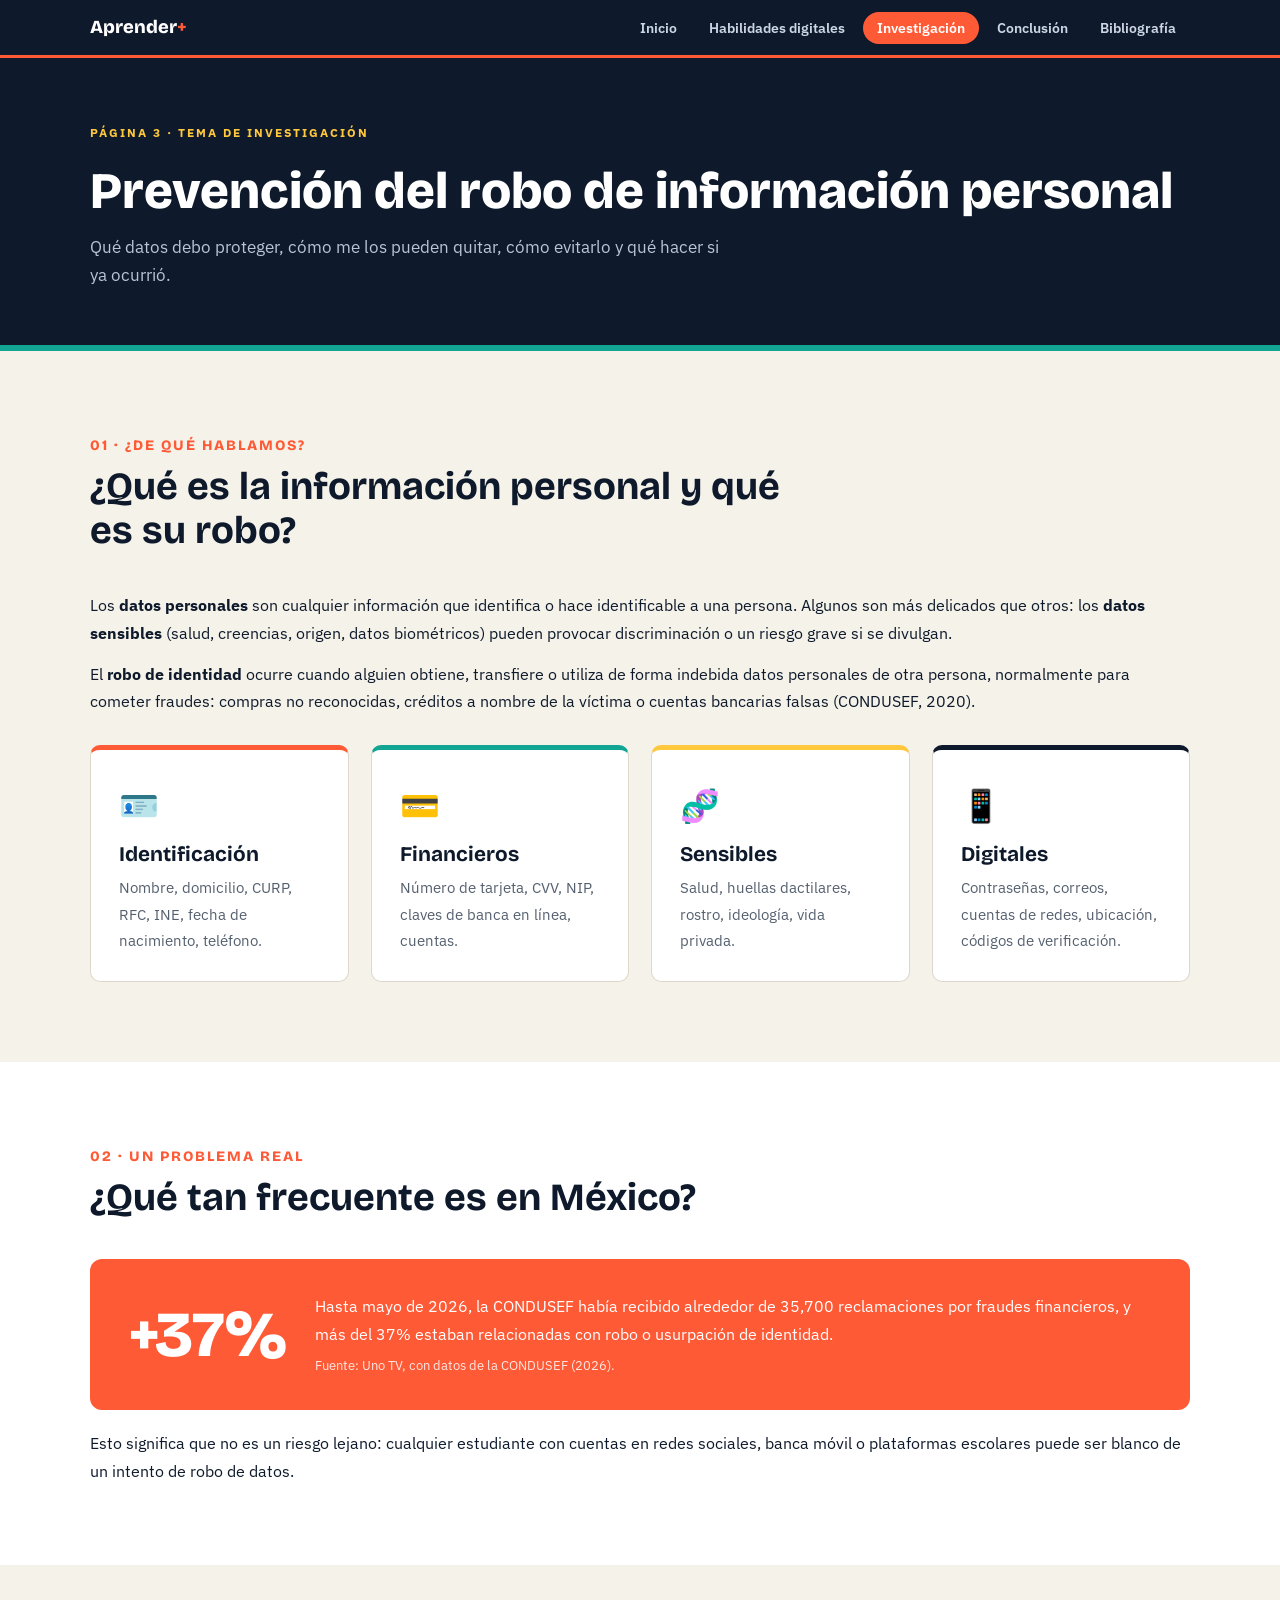
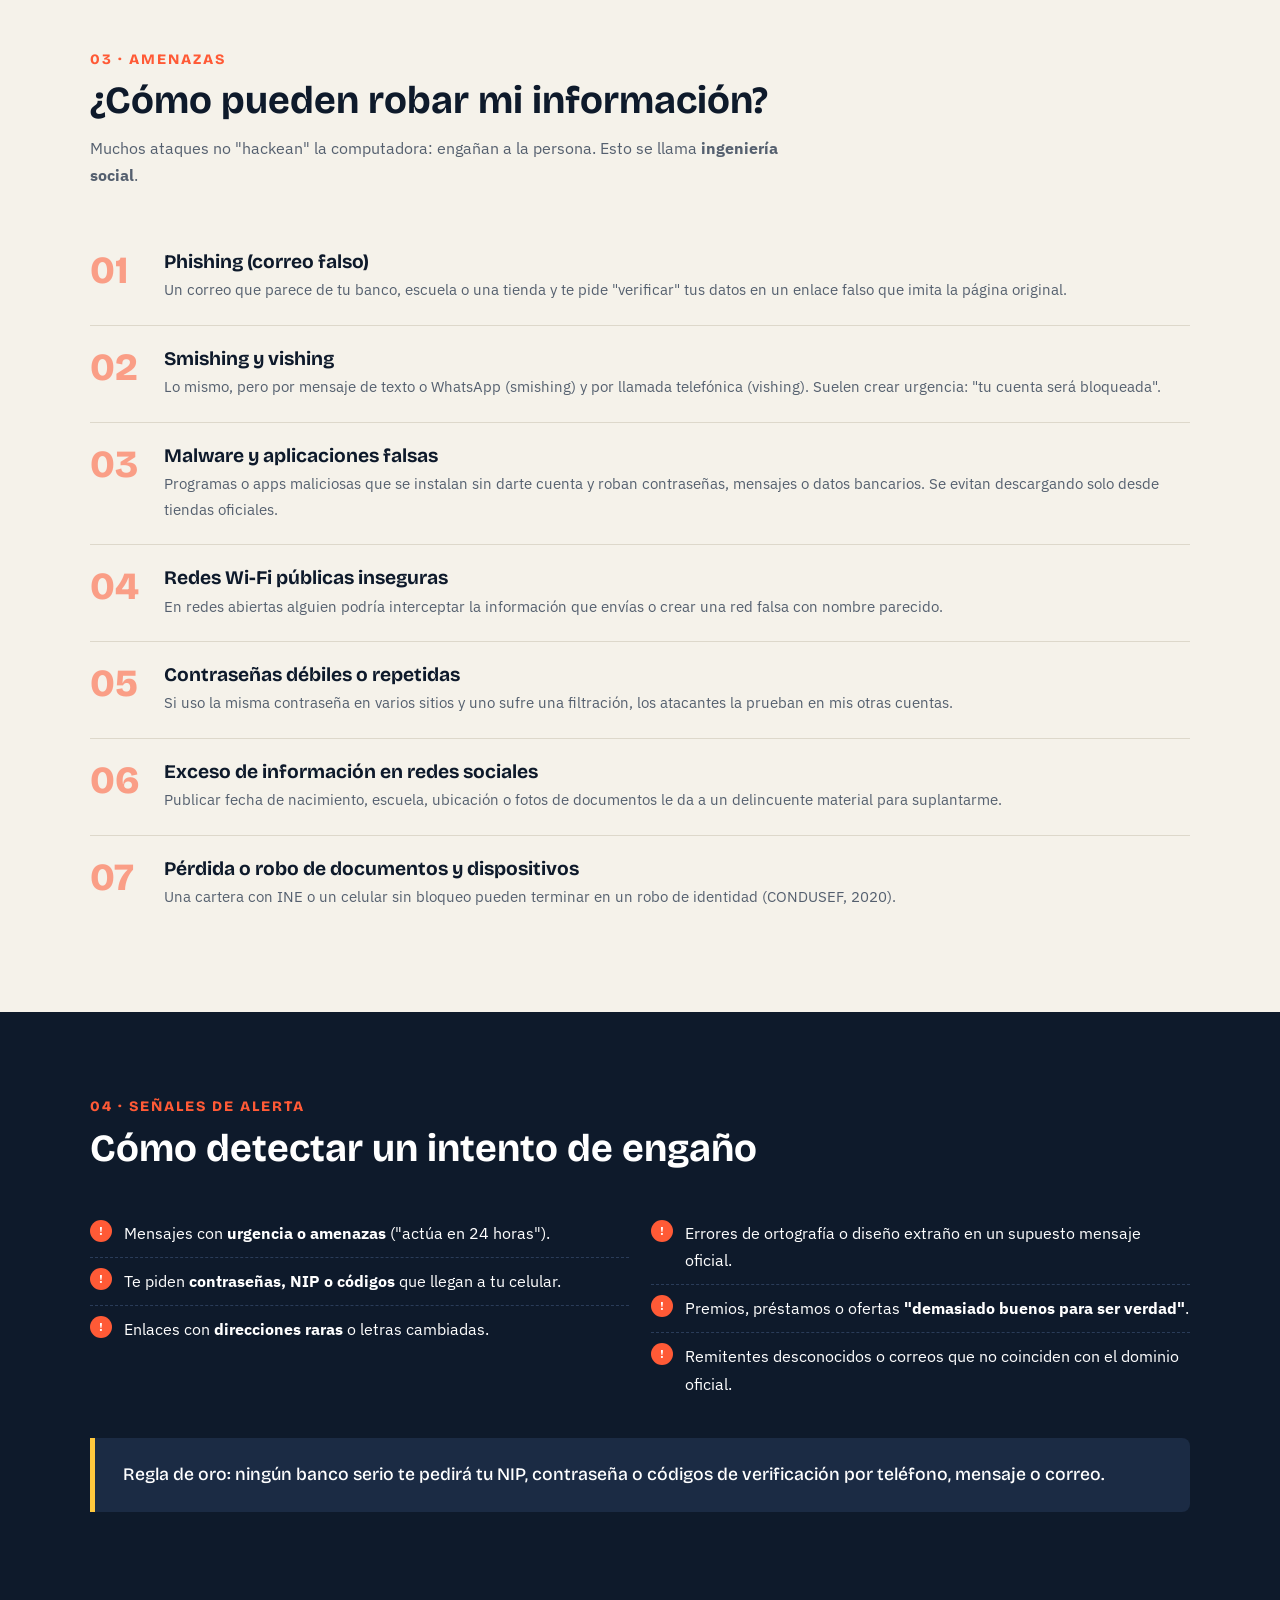
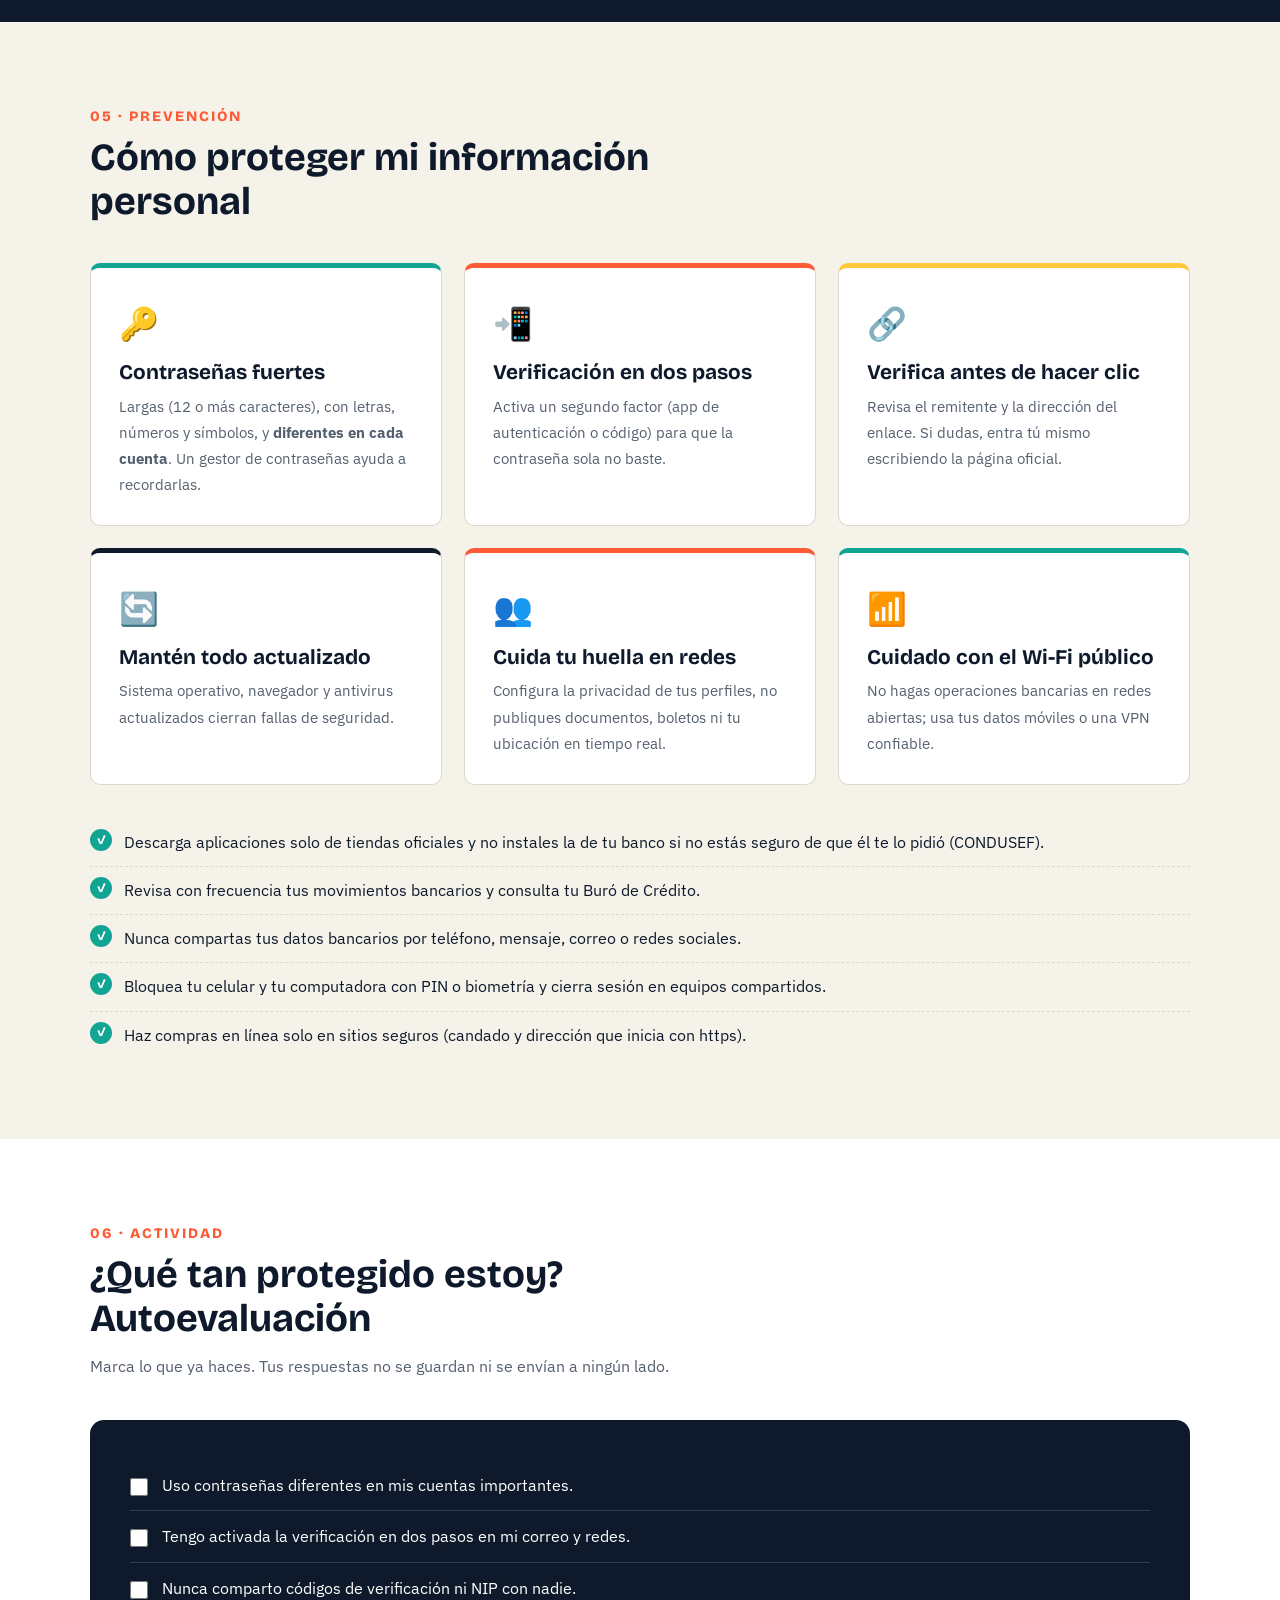
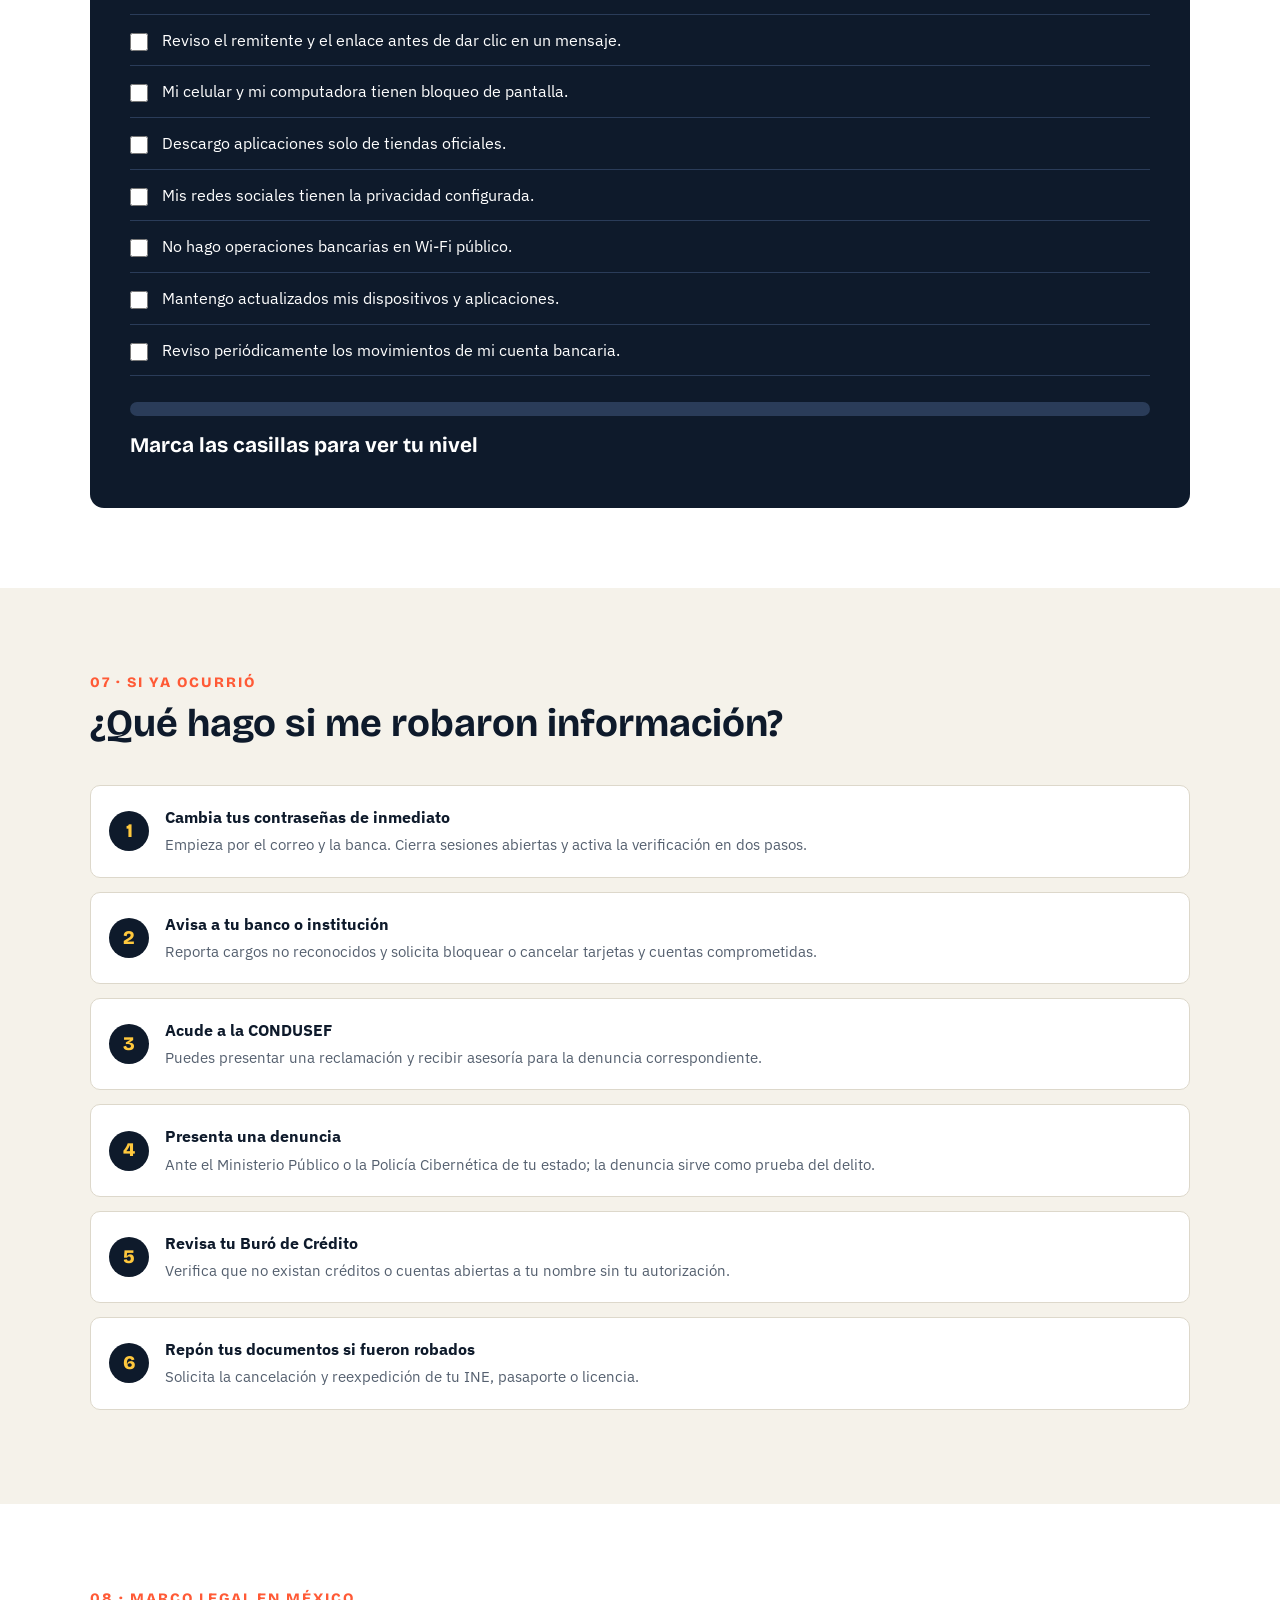
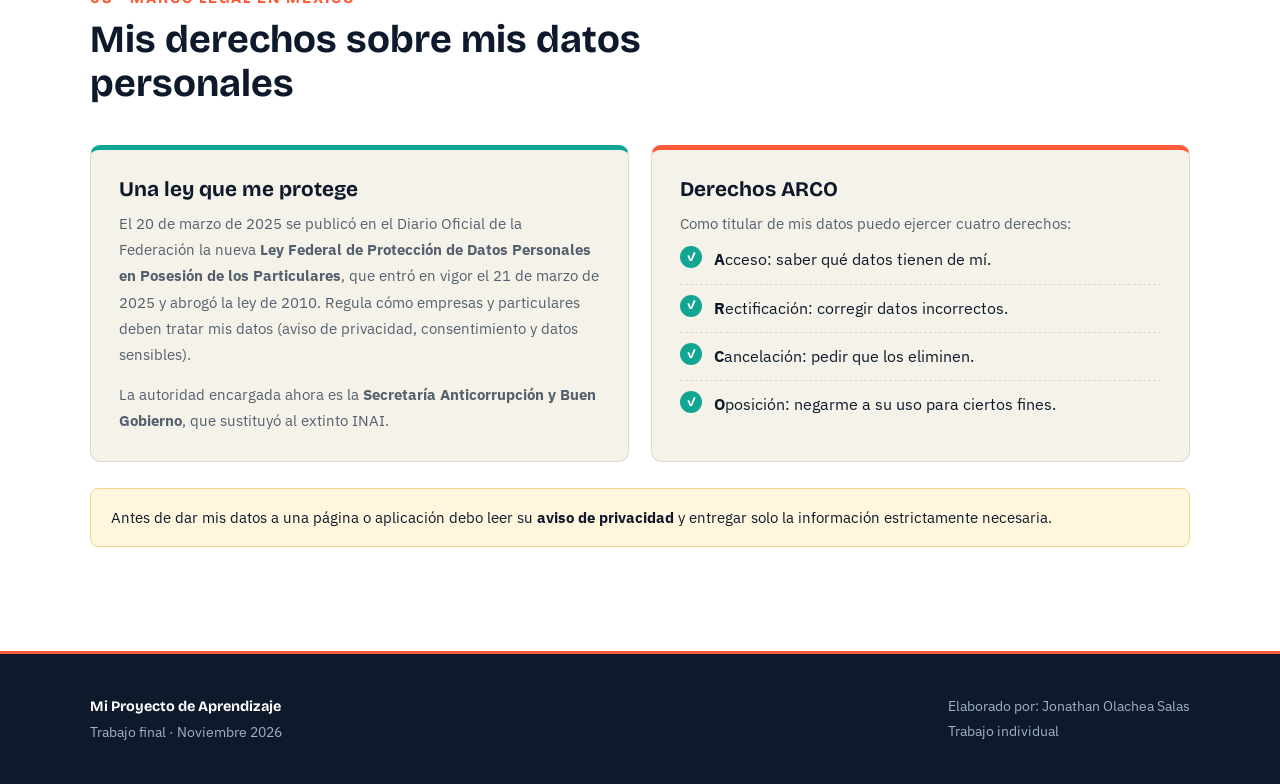
<file: investigacion.html>
<!DOCTYPE html>
<html lang="es">
<head>
  <meta charset="UTF-8">
  <meta name="viewport" content="width=device-width, initial-scale=1.0">
  <title>Investigación: prevención del robo de información personal</title>
  <link href="https://fonts.googleapis.com/css2?family=Bricolage+Grotesque:wght@500;700;800&family=IBM+Plex+Sans:wght@400;500;600&display=swap" rel="stylesheet">
  <link rel="stylesheet" href="style.css">
</head>
<body>

<nav class="menu">
  <div class="contenedor">
    <a href="index.html" class="logo">Aprender<span>+</span></a>
    <ul>
      <li><a class="enlace" href="index.html">Inicio</a></li>
      <li><a class="enlace" href="habilidades.html">Habilidades digitales</a></li>
      <li><a class="enlace activo" href="investigacion.html">Investigación</a></li>
      <li><a class="enlace" href="conclusion.html">Conclusión</a></li>
      <li><a class="enlace" href="bibliografia.html">Bibliografía</a></li>
    </ul>
  </div>
</nav>

<header class="cabecera">
  <div class="contenedor">
    <span class="etiqueta">Página 3 · Tema de investigación</span>
    <h1>Prevención del robo de información personal</h1>
    <p>Qué datos debo proteger, cómo me los pueden quitar, cómo evitarlo y qué hacer si ya ocurrió.</p>
  </div>
</header>

<!-- 1. QUÉ ES -->
<section>
  <div class="contenedor">
    <div class="titulo-seccion">
      <span class="num">01 · ¿DE QUÉ HABLAMOS?</span>
      <h2>¿Qué es la información personal y qué es su robo?</h2>
    </div>
    <p>Los <strong>datos personales</strong> son cualquier información que identifica o hace identificable a una persona. Algunos son más delicados que otros: los <strong>datos sensibles</strong> (salud, creencias, origen, datos biométricos) pueden provocar discriminación o un riesgo grave si se divulgan.</p>
    <p>El <strong>robo de identidad</strong> ocurre cuando alguien obtiene, transfiere o utiliza de forma indebida datos personales de otra persona, normalmente para cometer fraudes: compras no reconocidas, créditos a nombre de la víctima o cuentas bancarias falsas (CONDUSEF, 2020).</p>

    <div class="rejilla col-4" style="margin-top:30px;">
      <div class="tarjeta"><div class="icono">🪪</div><h3>Identificación</h3><p>Nombre, domicilio, CURP, RFC, INE, fecha de nacimiento, teléfono.</p></div>
      <div class="tarjeta t2"><div class="icono">💳</div><h3>Financieros</h3><p>Número de tarjeta, CVV, NIP, claves de banca en línea, cuentas.</p></div>
      <div class="tarjeta t3"><div class="icono">🧬</div><h3>Sensibles</h3><p>Salud, huellas dactilares, rostro, ideología, vida privada.</p></div>
      <div class="tarjeta t4"><div class="icono">📱</div><h3>Digitales</h3><p>Contraseñas, correos, cuentas de redes, ubicación, códigos de verificación.</p></div>
    </div>
  </div>
</section>

<!-- 2. DATO -->
<section class="alterna">
  <div class="contenedor">
    <div class="titulo-seccion">
      <span class="num">02 · UN PROBLEMA REAL</span>
      <h2>¿Qué tan frecuente es en México?</h2>
    </div>
    <div class="dato-grande">
      <div class="cifra">+37%</div>
      <p>Hasta mayo de 2026, la CONDUSEF había recibido alrededor de 35,700 reclamaciones por fraudes financieros, y más del 37% estaban relacionadas con robo o usurpación de identidad.
        <small>Fuente: Uno TV, con datos de la CONDUSEF (2026).</small></p>
    </div>
    <p style="margin-top:20px;">Esto significa que no es un riesgo lejano: cualquier estudiante con cuentas en redes sociales, banca móvil o plataformas escolares puede ser blanco de un intento de robo de datos.</p>
  </div>
</section>

<!-- 3. CÓMO OCURRE -->
<section>
  <div class="contenedor">
    <div class="titulo-seccion">
      <span class="num">03 · AMENAZAS</span>
      <h2>¿Cómo pueden robar mi información?</h2>
      <p>Muchos ataques no "hackean" la computadora: engañan a la persona. Esto se llama <strong>ingeniería social</strong>.</p>
    </div>

    <div class="amenaza"><div class="n">01</div><div><h3>Phishing (correo falso)</h3><p>Un correo que parece de tu banco, escuela o una tienda y te pide "verificar" tus datos en un enlace falso que imita la página original.</p></div></div>
    <div class="amenaza"><div class="n">02</div><div><h3>Smishing y vishing</h3><p>Lo mismo, pero por mensaje de texto o WhatsApp (smishing) y por llamada telefónica (vishing). Suelen crear urgencia: "tu cuenta será bloqueada".</p></div></div>
    <div class="amenaza"><div class="n">03</div><div><h3>Malware y aplicaciones falsas</h3><p>Programas o apps maliciosas que se instalan sin darte cuenta y roban contraseñas, mensajes o datos bancarios. Se evitan descargando solo desde tiendas oficiales.</p></div></div>
    <div class="amenaza"><div class="n">04</div><div><h3>Redes Wi-Fi públicas inseguras</h3><p>En redes abiertas alguien podría interceptar la información que envías o crear una red falsa con nombre parecido.</p></div></div>
    <div class="amenaza"><div class="n">05</div><div><h3>Contraseñas débiles o repetidas</h3><p>Si uso la misma contraseña en varios sitios y uno sufre una filtración, los atacantes la prueban en mis otras cuentas.</p></div></div>
    <div class="amenaza"><div class="n">06</div><div><h3>Exceso de información en redes sociales</h3><p>Publicar fecha de nacimiento, escuela, ubicación o fotos de documentos le da a un delincuente material para suplantarme.</p></div></div>
    <div class="amenaza"><div class="n">07</div><div><h3>Pérdida o robo de documentos y dispositivos</h3><p>Una cartera con INE o un celular sin bloqueo pueden terminar en un robo de identidad (CONDUSEF, 2020).</p></div></div>
  </div>
</section>

<!-- 4. SEÑALES -->
<section class="oscura">
  <div class="contenedor">
    <div class="titulo-seccion">
      <span class="num">04 · SEÑALES DE ALERTA</span>
      <h2>Cómo detectar un intento de engaño</h2>
    </div>
    <div class="rejilla col-2">
      <ul class="lista alerta">
        <li>Mensajes con <strong>urgencia o amenazas</strong> ("actúa en 24 horas").</li>
        <li>Te piden <strong>contraseñas, NIP o códigos</strong> que llegan a tu celular.</li>
        <li>Enlaces con <strong>direcciones raras</strong> o letras cambiadas.</li>
      </ul>
      <ul class="lista alerta">
        <li>Errores de ortografía o diseño extraño en un supuesto mensaje oficial.</li>
        <li>Premios, préstamos o ofertas <strong>"demasiado buenos para ser verdad"</strong>.</li>
        <li>Remitentes desconocidos o correos que no coinciden con el dominio oficial.</li>
      </ul>
    </div>
    <p class="cita" style="background:var(--tinta-2);color:#fff;">Regla de oro: ningún banco serio te pedirá tu NIP, contraseña o códigos de verificación por teléfono, mensaje o correo.</p>
  </div>
</section>

<!-- 5. PREVENCIÓN -->
<section>
  <div class="contenedor">
    <div class="titulo-seccion">
      <span class="num">05 · PREVENCIÓN</span>
      <h2>Cómo proteger mi información personal</h2>
    </div>
    <div class="rejilla col-3">
      <div class="tarjeta t2"><div class="icono">🔑</div><h3>Contraseñas fuertes</h3><p>Largas (12 o más caracteres), con letras, números y símbolos, y <strong>diferentes en cada cuenta</strong>. Un gestor de contraseñas ayuda a recordarlas.</p></div>
      <div class="tarjeta"><div class="icono">📲</div><h3>Verificación en dos pasos</h3><p>Activa un segundo factor (app de autenticación o código) para que la contraseña sola no baste.</p></div>
      <div class="tarjeta t3"><div class="icono">🔗</div><h3>Verifica antes de hacer clic</h3><p>Revisa el remitente y la dirección del enlace. Si dudas, entra tú mismo escribiendo la página oficial.</p></div>
      <div class="tarjeta t4"><div class="icono">🔄</div><h3>Mantén todo actualizado</h3><p>Sistema operativo, navegador y antivirus actualizados cierran fallas de seguridad.</p></div>
      <div class="tarjeta"><div class="icono">👥</div><h3>Cuida tu huella en redes</h3><p>Configura la privacidad de tus perfiles, no publiques documentos, boletos ni tu ubicación en tiempo real.</p></div>
      <div class="tarjeta t2"><div class="icono">📶</div><h3>Cuidado con el Wi-Fi público</h3><p>No hagas operaciones bancarias en redes abiertas; usa tus datos móviles o una VPN confiable.</p></div>
    </div>
    <ul class="lista" style="margin-top:34px;">
      <li>Descarga aplicaciones solo de tiendas oficiales y no instales la de tu banco si no estás seguro de que él te lo pidió (CONDUSEF).</li>
      <li>Revisa con frecuencia tus movimientos bancarios y consulta tu Buró de Crédito.</li>
      <li>Nunca compartas tus datos bancarios por teléfono, mensaje, correo o redes sociales.</li>
      <li>Bloquea tu celular y tu computadora con PIN o biometría y cierra sesión en equipos compartidos.</li>
      <li>Haz compras en línea solo en sitios seguros (candado y dirección que inicia con https).</li>
    </ul>
  </div>
</section>

<!-- 6. CHECKLIST -->
<section class="alterna">
  <div class="contenedor">
    <div class="titulo-seccion">
      <span class="num">06 · ACTIVIDAD</span>
      <h2>¿Qué tan protegido estoy? Autoevaluación</h2>
      <p>Marca lo que ya haces. Tus respuestas no se guardan ni se envían a ningún lado.</p>
    </div>

    <div class="checklist-caja">
      <label><input type="checkbox" class="chk"> Uso contraseñas diferentes en mis cuentas importantes.</label>
      <label><input type="checkbox" class="chk"> Tengo activada la verificación en dos pasos en mi correo y redes.</label>
      <label><input type="checkbox" class="chk"> Nunca comparto códigos de verificación ni NIP con nadie.</label>
      <label><input type="checkbox" class="chk"> Reviso el remitente y el enlace antes de dar clic en un mensaje.</label>
      <label><input type="checkbox" class="chk"> Mi celular y mi computadora tienen bloqueo de pantalla.</label>
      <label><input type="checkbox" class="chk"> Descargo aplicaciones solo de tiendas oficiales.</label>
      <label><input type="checkbox" class="chk"> Mis redes sociales tienen la privacidad configurada.</label>
      <label><input type="checkbox" class="chk"> No hago operaciones bancarias en Wi-Fi público.</label>
      <label><input type="checkbox" class="chk"> Mantengo actualizados mis dispositivos y aplicaciones.</label>
      <label><input type="checkbox" class="chk"> Reviso periódicamente los movimientos de mi cuenta bancaria.</label>

      <div class="barra-fondo"><div class="barra" id="barra"></div></div>
      <div id="resultado">Marca las casillas para ver tu nivel</div>
      <div id="detalle"></div>
    </div>
  </div>
</section>

<!-- 7. QUÉ HACER -->
<section>
  <div class="contenedor">
    <div class="titulo-seccion">
      <span class="num">07 · SI YA OCURRIÓ</span>
      <h2>¿Qué hago si me robaron información?</h2>
    </div>
    <ol class="pasos">
      <li><strong>Cambia tus contraseñas de inmediato</strong><span>Empieza por el correo y la banca. Cierra sesiones abiertas y activa la verificación en dos pasos.</span></li>
      <li><strong>Avisa a tu banco o institución</strong><span>Reporta cargos no reconocidos y solicita bloquear o cancelar tarjetas y cuentas comprometidas.</span></li>
      <li><strong>Acude a la CONDUSEF</strong><span>Puedes presentar una reclamación y recibir asesoría para la denuncia correspondiente.</span></li>
      <li><strong>Presenta una denuncia</strong><span>Ante el Ministerio Público o la Policía Cibernética de tu estado; la denuncia sirve como prueba del delito.</span></li>
      <li><strong>Revisa tu Buró de Crédito</strong><span>Verifica que no existan créditos o cuentas abiertas a tu nombre sin tu autorización.</span></li>
      <li><strong>Repón tus documentos si fueron robados</strong><span>Solicita la cancelación y reexpedición de tu INE, pasaporte o licencia.</span></li>
    </ol>
  </div>
</section>

<!-- 8. MARCO LEGAL -->
<section class="alterna">
  <div class="contenedor">
    <div class="titulo-seccion">
      <span class="num">08 · MARCO LEGAL EN MÉXICO</span>
      <h2>Mis derechos sobre mis datos personales</h2>
    </div>
    <div class="rejilla col-2">
      <div class="tarjeta t2">
        <h3>Una ley que me protege</h3>
        <p>El 20 de marzo de 2025 se publicó en el Diario Oficial de la Federación la nueva <strong>Ley Federal de Protección de Datos Personales en Posesión de los Particulares</strong>, que entró en vigor el 21 de marzo de 2025 y abrogó la ley de 2010. Regula cómo empresas y particulares deben tratar mis datos (aviso de privacidad, consentimiento y datos sensibles).</p>
        <p>La autoridad encargada ahora es la <strong>Secretaría Anticorrupción y Buen Gobierno</strong>, que sustituyó al extinto INAI.</p>
      </div>
      <div class="tarjeta">
        <h3>Derechos ARCO</h3>
        <p>Como titular de mis datos puedo ejercer cuatro derechos:</p>
        <ul class="lista">
          <li><strong>A</strong>cceso: saber qué datos tienen de mí.</li>
          <li><strong>R</strong>ectificación: corregir datos incorrectos.</li>
          <li><strong>C</strong>ancelación: pedir que los eliminen.</li>
          <li><strong>O</strong>posición: negarme a su uso para ciertos fines.</li>
        </ul>
      </div>
    </div>
    <p class="aviso" style="margin-top:26px;">Antes de dar mis datos a una página o aplicación debo leer su <strong>aviso de privacidad</strong> y entregar solo la información estrictamente necesaria.</p>
  </div>
</section>

<footer>
  <div class="contenedor">
    <div><strong>Mi Proyecto de Aprendizaje</strong><br>Trabajo final · Noviembre 2026</div>
    <div>Elaborado por: Jonathan Olachea Salas<br>Trabajo individual</div>
  </div>
</footer>

<script>
  // Autoevaluación: cuenta las casillas marcadas
  var casillas = document.querySelectorAll('.chk');
  var barra = document.getElementById('barra');
  var resultado = document.getElementById('resultado');
  var detalle = document.getElementById('detalle');

  function calcular() {
    var marcadas = 0;
    for (var i = 0; i < casillas.length; i++) {
      if (casillas[i].checked) marcadas++;
    }
    var porcentaje = (marcadas / casillas.length) * 100;
    barra.style.width = porcentaje + '%';

    if (marcadas === 0) {
      resultado.textContent = 'Marca las casillas para ver tu nivel';
      detalle.textContent = '';
      barra.style.background = '#ff5a36';
    } else if (marcadas <= 3) {
      resultado.textContent = 'Nivel bajo (' + marcadas + '/10)';
      detalle.textContent = 'Tu información está expuesta. Empieza por activar la verificación en dos pasos y usar contraseñas distintas.';
      barra.style.background = '#ff5a36';
    } else if (marcadas <= 7) {
      resultado.textContent = 'Nivel medio (' + marcadas + '/10)';
      detalle.textContent = 'Vas por buen camino. Refuerza los hábitos que aún te faltan.';
      barra.style.background = '#ffc83d';
    } else {
      resultado.textContent = 'Nivel alto (' + marcadas + '/10)';
      detalle.textContent = '¡Excelente! Sigue actualizándote, porque las amenazas cambian constantemente.';
      barra.style.background = '#12a594';
    }
  }

  for (var i = 0; i < casillas.length; i++) {
    casillas[i].addEventListener('change', calcular);
  }
</script>
</body>
</html>
</file>
<file: style.css>
/* ============================================
   Mi Proyecto de Aprendizaje - style.css
   ============================================ */
:root {
  --tinta: #0e1a2b;
  --tinta-2: #1b2b44;
  --papel: #f5f2ea;
  --blanco: #ffffff;
  --coral: #ff5a36;
  --turquesa: #12a594;
  --sol: #ffc83d;
  --gris: #55606f;
  --linea: #ddd8cb;
}

* { box-sizing: border-box; margin: 0; padding: 0; }
html { scroll-behavior: smooth; }

body {
  font-family: 'IBM Plex Sans', sans-serif;
  background: var(--papel);
  color: var(--tinta);
  line-height: 1.7;
}

h1, h2, h3, h4 { font-family: 'Bricolage Grotesque', sans-serif; line-height: 1.15; }
a { color: inherit; }
img, svg { max-width: 100%; display: block; }

.contenedor { width: min(1100px, 92%); margin: 0 auto; }

/* ---------- NAVEGACIÓN ---------- */
.menu {
  position: sticky; top: 0; z-index: 50;
  background: var(--tinta);
  border-bottom: 3px solid var(--coral);
}
.menu .contenedor {
  display: flex; align-items: center; justify-content: space-between;
  flex-wrap: wrap; gap: 8px; padding: 12px 0;
}
.logo {
  font-family: 'Bricolage Grotesque', sans-serif;
  font-weight: 800; font-size: 1.15rem; color: var(--blanco);
  text-decoration: none;
}
.logo span { color: var(--coral); }
.menu ul { list-style: none; display: flex; flex-wrap: wrap; gap: 4px; }
.menu a.enlace {
  color: #cdd6e4; text-decoration: none; font-size: .88rem; font-weight: 600;
  padding: 7px 14px; border-radius: 30px; transition: .2s;
}
.menu a.enlace:hover { background: var(--tinta-2); color: var(--blanco); }
.menu a.enlace.activo { background: var(--coral); color: var(--blanco); }

/* ---------- HERO ---------- */
.hero {
  background: var(--tinta); color: var(--blanco);
  padding: 90px 0 100px; position: relative; overflow: hidden;
}
.hero::before {
  content: ''; position: absolute; inset: 0;
  background-image:
    linear-gradient(rgba(255,255,255,.04) 1px, transparent 1px),
    linear-gradient(90deg, rgba(255,255,255,.04) 1px, transparent 1px);
  background-size: 48px 48px;
}
.hero .contenedor {
  position: relative; display: grid;
  grid-template-columns: 1.3fr 1fr; gap: 50px; align-items: center;
}
.etiqueta {
  display: inline-block; font-size: .75rem; font-weight: 700;
  letter-spacing: 2px; text-transform: uppercase;
  color: var(--sol); margin-bottom: 18px;
}
.hero h1 { font-size: clamp(2.4rem, 5vw, 4rem); font-weight: 800; margin-bottom: 20px; }
.hero h1 em { font-style: normal; color: var(--coral); }
.hero p.sub { font-size: 1.1rem; color: #b9c4d6; max-width: 520px; margin-bottom: 30px; }
.autor {
  display: inline-block; font-size: .85rem; color: #b9c4d6;
  border-left: 3px solid var(--turquesa); padding-left: 12px; margin-top: 10px;
}
.boton {
  display: inline-block; background: var(--coral); color: var(--blanco);
  padding: 13px 28px; border-radius: 6px; font-weight: 700;
  text-decoration: none; margin-right: 10px; transition: .2s;
}
.boton:hover { transform: translateY(-2px); background: #ff7152; }
.boton.claro { background: transparent; border: 2px solid #4a5b78; }
.boton.claro:hover { border-color: var(--blanco); }

.hero-img svg { filter: drop-shadow(0 20px 40px rgba(0,0,0,.4)); }

/* header de páginas internas */
.cabecera {
  background: var(--tinta); color: var(--blanco); padding: 60px 0 55px;
  border-bottom: 6px solid var(--turquesa);
}
.cabecera h1 { font-size: clamp(2rem, 4vw, 3.2rem); font-weight: 800; }
.cabecera p { color: #b9c4d6; max-width: 640px; margin-top: 12px; font-size: 1.05rem; }

/* ---------- SECCIONES ---------- */
section { padding: 80px 0; }
section.alterna { background: var(--blanco); }
section.oscura { background: var(--tinta); color: var(--blanco); }

.titulo-seccion { margin-bottom: 40px; max-width: 700px; }
.titulo-seccion .num {
  font-family: 'Bricolage Grotesque', sans-serif; font-weight: 800;
  color: var(--coral); font-size: .9rem; letter-spacing: 2px;
}
.titulo-seccion h2 { font-size: clamp(1.7rem, 3.2vw, 2.4rem); margin: 6px 0 12px; }
.titulo-seccion p { color: var(--gris); }
section.oscura .titulo-seccion p { color: #b9c4d6; }

p + p { margin-top: 14px; }

/* ---------- TARJETAS ---------- */
.rejilla { display: grid; gap: 22px; }
.col-2 { grid-template-columns: repeat(2, 1fr); }
.col-3 { grid-template-columns: repeat(3, 1fr); }
.col-4 { grid-template-columns: repeat(4, 1fr); }

.tarjeta {
  background: var(--blanco); border: 1px solid var(--linea);
  border-radius: 10px; padding: 28px; transition: .25s;
  border-top: 5px solid var(--coral);
}
section.alterna .tarjeta { background: var(--papel); }
.tarjeta:hover { transform: translateY(-5px); box-shadow: 0 14px 30px rgba(14,26,43,.1); }
.tarjeta.t2 { border-top-color: var(--turquesa); }
.tarjeta.t3 { border-top-color: var(--sol); }
.tarjeta.t4 { border-top-color: var(--tinta); }
.tarjeta .icono { font-size: 2rem; margin-bottom: 10px; }
.tarjeta h3 { font-size: 1.3rem; margin-bottom: 8px; }
.tarjeta p { color: var(--gris); font-size: .96rem; }
.tarjeta .ejemplo {
  margin-top: 14px; padding: 10px 14px; font-size: .88rem;
  background: rgba(18,165,148,.1); border-radius: 6px; color: var(--tinta);
}

/* ---------- COMPARATIVA ---------- */
.versus { display: grid; grid-template-columns: repeat(3, 1fr); gap: 0; border: 1px solid var(--linea); border-radius: 12px; overflow: hidden; }
.versus > div { padding: 32px 26px; background: var(--blanco); border-right: 1px solid var(--linea); }
.versus > div:last-child { border-right: none; }
.versus .tag {
  display: inline-block; font-size: .7rem; font-weight: 700; letter-spacing: 1.5px;
  text-transform: uppercase; padding: 4px 10px; border-radius: 20px;
  background: var(--coral); color: var(--blanco); margin-bottom: 14px;
}
.versus > div:nth-child(2) .tag { background: var(--turquesa); }
.versus > div:nth-child(3) .tag { background: var(--tinta); }
.versus h3 { font-size: 1.4rem; margin-bottom: 4px; }
.versus .pregunta { font-style: italic; color: var(--coral); font-weight: 600; margin-bottom: 12px; }
.versus p { font-size: .95rem; color: var(--gris); }

/* ---------- CAJAS DESTACADAS ---------- */
.cita {
  border-left: 5px solid var(--sol); background: var(--blanco);
  padding: 22px 28px; margin: 30px 0; font-size: 1.1rem;
  font-family: 'Bricolage Grotesque', sans-serif; font-weight: 500;
  border-radius: 0 8px 8px 0;
}
.aviso {
  background: #fff6dd; border: 1px solid #f0d78a; border-radius: 8px;
  padding: 16px 20px; font-size: .92rem; margin: 24px 0;
}
.dato-grande {
  display: flex; align-items: center; gap: 28px;
  background: var(--coral); color: var(--blanco);
  padding: 34px 38px; border-radius: 12px; margin: 10px 0;
}
.dato-grande .cifra {
  font-family: 'Bricolage Grotesque', sans-serif; font-size: 4rem; font-weight: 800; line-height: 1;
}
.dato-grande p { font-size: 1rem; }
.dato-grande small { display: block; opacity: .85; margin-top: 6px; }

/* ---------- LISTA CON PALOMITAS ---------- */
.lista { list-style: none; }
.lista li { padding: 10px 0 10px 34px; position: relative; border-bottom: 1px dashed var(--linea); }
.lista li:last-child { border-bottom: none; }
.lista li::before {
  content: '✓'; position: absolute; left: 0; top: 10px;
  width: 22px; height: 22px; background: var(--turquesa); color: #fff;
  border-radius: 50%; font-size: .75rem; display: flex; align-items: center; justify-content: center; font-weight: 700;
}
.lista.alerta li::before { content: '!'; background: var(--coral); }
section.oscura .lista li { border-color: #2a3c59; }

/* ---------- AMENAZAS ---------- */
.amenaza { display: flex; gap: 18px; padding: 22px 0; border-bottom: 1px solid var(--linea); }
.amenaza:last-child { border-bottom: none; }
.amenaza .n {
  font-family: 'Bricolage Grotesque', sans-serif; font-size: 2.4rem; font-weight: 800;
  color: var(--coral); opacity: .55; min-width: 56px; line-height: 1;
}
.amenaza h3 { font-size: 1.2rem; margin-bottom: 4px; }
.amenaza p { color: var(--gris); font-size: .95rem; }

/* ---------- PASOS ---------- */
.pasos { counter-reset: paso; list-style: none; }
.pasos li {
  counter-increment: paso; position: relative;
  padding: 18px 20px 18px 74px; background: var(--blanco);
  border: 1px solid var(--linea); border-radius: 10px; margin-bottom: 14px;
}
.pasos li::before {
  content: counter(paso); position: absolute; left: 18px; top: 50%; transform: translateY(-50%);
  width: 40px; height: 40px; border-radius: 50%; background: var(--tinta); color: var(--sol);
  font-family: 'Bricolage Grotesque', sans-serif; font-weight: 800; font-size: 1.2rem;
  display: flex; align-items: center; justify-content: center;
}
.pasos li strong { display: block; }
.pasos li span { color: var(--gris); font-size: .93rem; }

/* ---------- CHECKLIST INTERACTIVO ---------- */
.checklist-caja {
  background: var(--tinta); color: var(--blanco); border-radius: 14px; padding: 40px;
}
.checklist-caja label {
  display: flex; gap: 14px; align-items: flex-start; padding: 12px 0;
  border-bottom: 1px solid #2a3c59; cursor: pointer; font-size: .98rem;
}
.checklist-caja input { margin-top: 6px; width: 18px; height: 18px; accent-color: var(--coral); flex-shrink: 0; }
.barra-fondo { height: 14px; background: #2a3c59; border-radius: 10px; overflow: hidden; margin: 26px 0 12px; }
.barra { height: 100%; width: 0; background: var(--coral); transition: width .4s, background .4s; }
#resultado { font-family: 'Bricolage Grotesque', sans-serif; font-size: 1.3rem; font-weight: 700; }
#detalle { color: #b9c4d6; font-size: .93rem; margin-top: 4px; }

/* ---------- PIRÁMIDE BLOOM ---------- */
.bloom { max-width: 760px; margin: 0 auto; }
.bloom div {
  padding: 16px 22px; color: #fff; font-weight: 600; margin: 0 auto 6px;
  border-radius: 6px; display: flex; justify-content: space-between; gap: 14px; flex-wrap: wrap;
}
.bloom div span { font-weight: 400; font-size: .88rem; opacity: .92; }
.bloom .b6 { width: 52%; background: #ff5a36; }
.bloom .b5 { width: 62%; background: #f07a2a; }
.bloom .b4 { width: 72%; background: #d99a14; color: #1b1b1b; }
.bloom .b3 { width: 82%; background: #5aa65a; }
.bloom .b2 { width: 91%; background: #12a594; }
.bloom .b1 { width: 100%; background: #2a6f97; }

/* ---------- CONCLUSIÓN ---------- */
.pregunta-caja {
  background: var(--blanco); border: 1px solid var(--linea); border-radius: 12px;
  padding: 34px; margin-bottom: 26px; border-left: 6px solid var(--turquesa);
}
.pregunta-caja:nth-child(even) { border-left-color: var(--coral); }
.pregunta-caja h3 { font-size: 1.4rem; margin-bottom: 14px; }
.pregunta-caja .editar {
  display: inline-block; background: #fff6dd; border: 1px dashed #d9b84a;
  padding: 2px 8px; border-radius: 4px; font-size: .9rem;
}

/* ---------- BIBLIOGRAFÍA ---------- */
.biblio { list-style: none; }
.biblio li {
  padding: 18px 20px 18px 24px; margin-bottom: 12px; background: var(--blanco);
  border-left: 5px solid var(--coral); border-radius: 0 8px 8px 0;
  padding-left: 32px; text-indent: -8px;
}
.biblio li a { color: var(--turquesa); word-break: break-all; }
.biblio h3 { margin: 40px 0 16px; font-size: 1.3rem; }

/* ---------- PIE ---------- */
footer { background: var(--tinta); color: #9fb0c9; padding: 40px 0; border-top: 3px solid var(--coral); font-size: .9rem; }
footer .contenedor { display: flex; justify-content: space-between; flex-wrap: wrap; gap: 14px; }
footer strong { color: var(--blanco); font-family: 'Bricolage Grotesque', sans-serif; }

/* ---------- RESPONSIVO ---------- */
@media (max-width: 860px) {
  .hero .contenedor, .col-2, .col-3, .col-4, .versus { grid-template-columns: 1fr; }
  .versus > div { border-right: none; border-bottom: 1px solid var(--linea); }
  .hero-img { order: -1; max-width: 260px; margin: 0 auto; }
  .dato-grande { flex-direction: column; text-align: center; gap: 14px; }
  .checklist-caja { padding: 24px; }
  .bloom div { width: 100% !important; }
  section { padding: 56px 0; }
}
</file>
